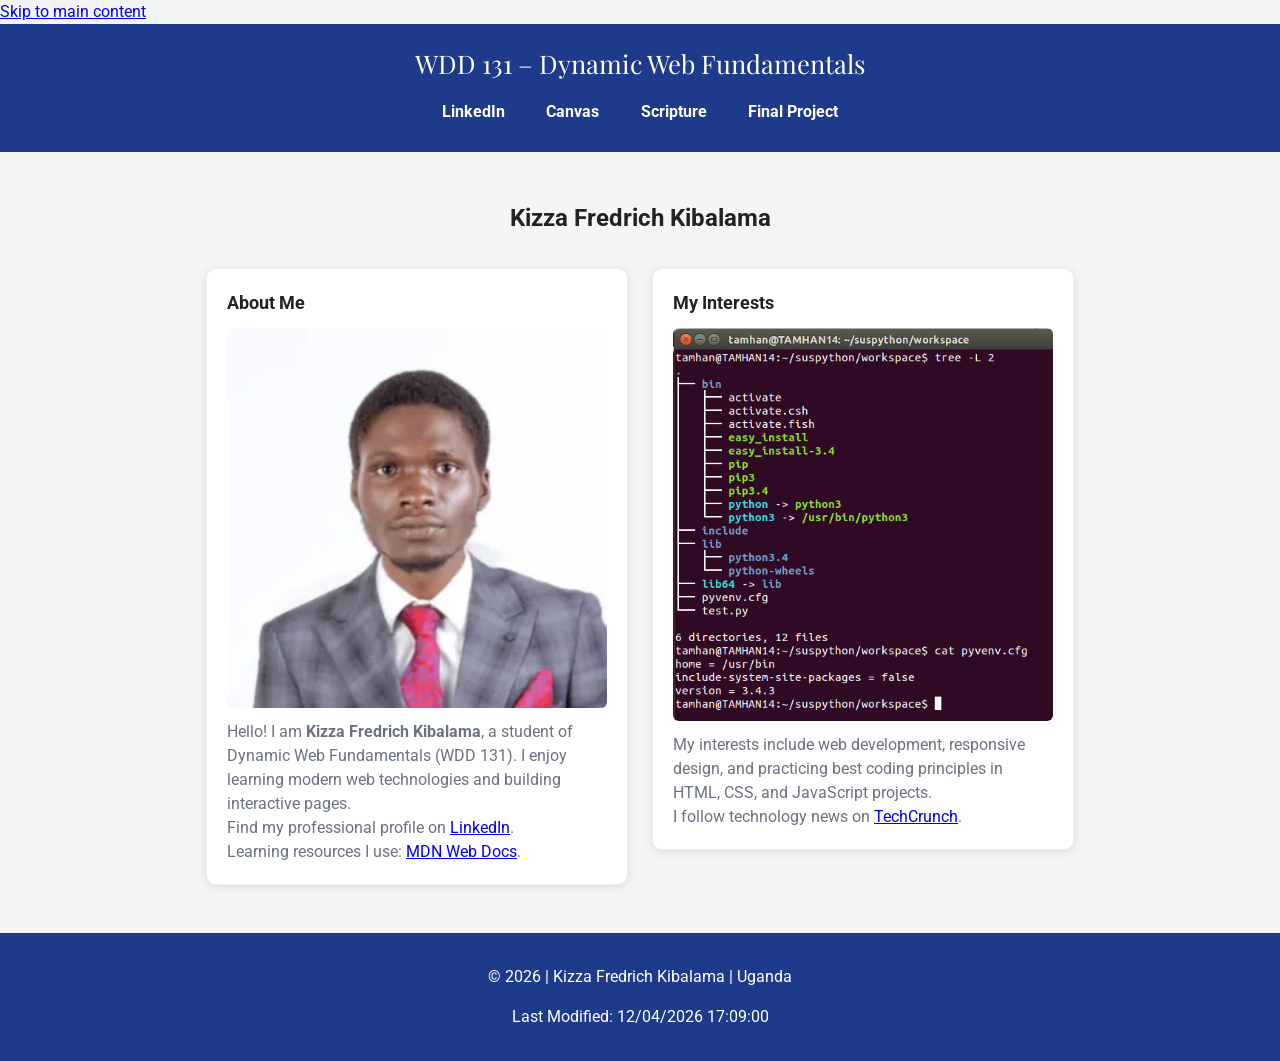
<file: index.html>
<!DOCTYPE html>
<html lang="en-US">
<head>
    <meta charset="UTF-8">
    <meta name="viewport" content="width=device-width, initial-scale=1.0">
    <title>WDD 131 – Dynamic Web Fundamentals – Kizza Fredrich Kibalama</title>
    <meta name="description" content="WDD 131 – Dynamic Web Fundamentals | Kizza Fredrich Kibalama | HTML, CSS, JavaScript learning page">
    <meta name="author" content="Kizza Fredrich Kibalama">
    <meta name="keywords" content="WDD 131, Dynamic Web Fundamentals, HTML, CSS, JavaScript, Kizza Fredrich Kibalama">

    <!-- Google Fonts -->
    <link rel="preconnect" href="https://fonts.googleapis.com">
    <link rel="preconnect" href="https://fonts.gstatic.com" crossorigin>
    <link href="https://fonts.googleapis.com/css2?family=Playfair+Display:wght@600&family=Roboto:wght@400;700&display=swap" rel="stylesheet">

    <!-- CSS -->
    <link rel="stylesheet" href="styles/base.css">

    <!-- JS -->
    <script src="scripts/getdates.js" defer></script>
</head>
<body>

    <!-- Skip link for accessibility -->
    <a class="skip-link" href="#maincontent">Skip to main content</a>

    <!-- Header -->
    <header>
        <span id="course-title">WDD 131 – Dynamic Web Fundamentals</span>
        <nav aria-label="Main navigation">
            <a href="https://www.linkedin.com/" target="_blank" rel="noopener noreferrer">LinkedIn</a>
            <a href="https://byupw.instructure.com/" target="_blank" rel="noopener noreferrer">Canvas</a>
            <a href="https://www.churchofjesuschrist.org/study/scriptures" target="_blank" rel="noopener noreferrer">Scripture</a>
            <a href="#" id="final-project-link">Final Project</a>
        </nav>
    </header>

    <!-- Main Content -->
    <main id="maincontent">
        <h1>Kizza Fredrich Kibalama</h1>

        <section class="card">
            <h2>About Me</h2>
            <img src="images/profile.jpg" alt="Portrait of Kizza Fredrich Kibalama" width="800" height="533">
            <p>
                Hello! I am <strong>Kizza Fredrich Kibalama</strong>, a student of Dynamic Web Fundamentals (WDD 131).
                I enjoy learning modern web technologies and building interactive pages.
            </p>

            <!-- Additional required -->
            <p>
                Find my professional profile on
                <a href="https://www.linkedin.com/" target="_blank" rel="noopener noreferrer">LinkedIn</a>.
            </p>
            <p>
                Learning resources I use:
                <a href="https://developer.mozilla.org/" target="_blank" rel="noopener noreferrer">MDN Web Docs</a>.
            </p>
        </section>

        <section class="card">
            <h2>My Interests</h2>
            <img src="images/technology.jpg" alt="Technology illustration" width="800" height="533">
            <p>
                My interests include web development, responsive design, and practicing best coding principles in HTML, CSS,
                and JavaScript projects.
            </p>

            <p>
                I follow technology news on
                <a href="https://techcrunch.com/" target="_blank" rel="noopener noreferrer">TechCrunch</a>.
            </p>
        </section>
    </main>

    <!-- Footer -->
    <footer>
        <p>© <span id="currentyear"></span> | Kizza Fredrich Kibalama | Uganda</p>
        <p id="lastModified"></p>
    </footer>

</body>
</html>
</file>
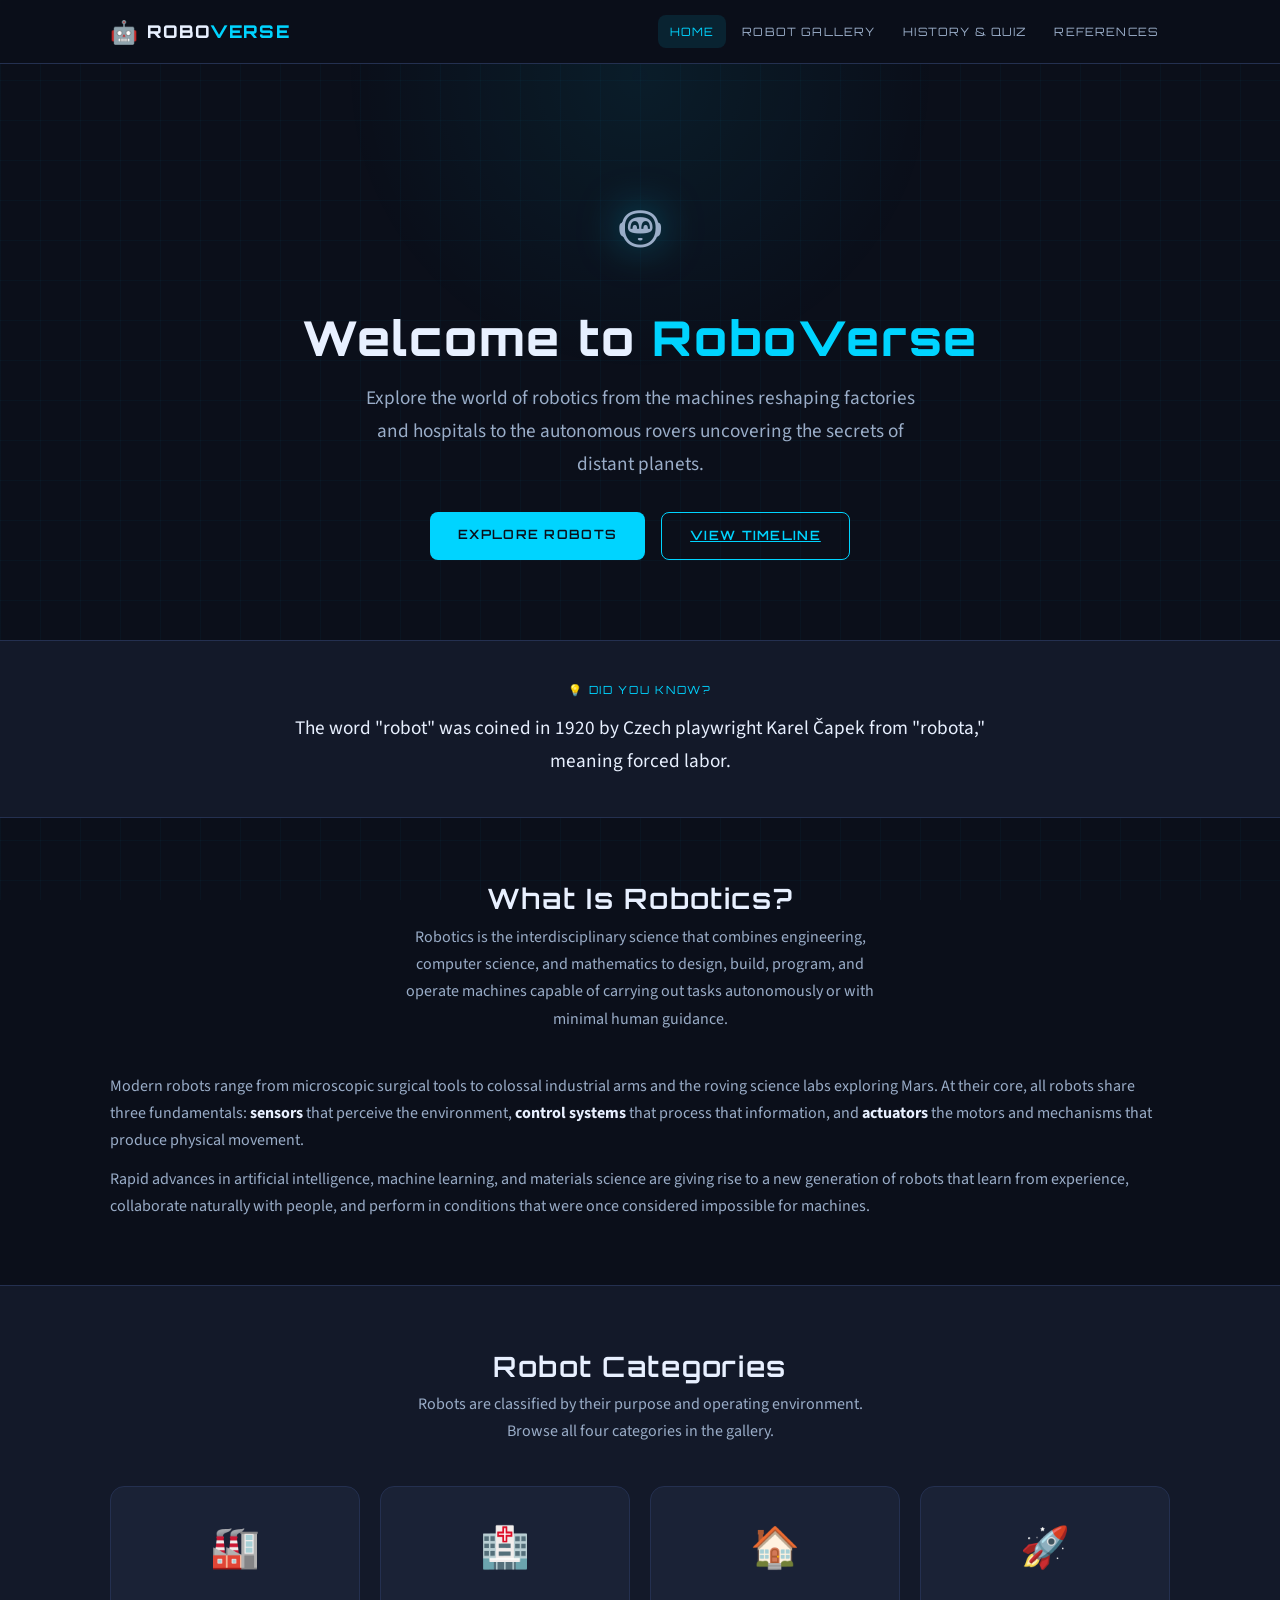
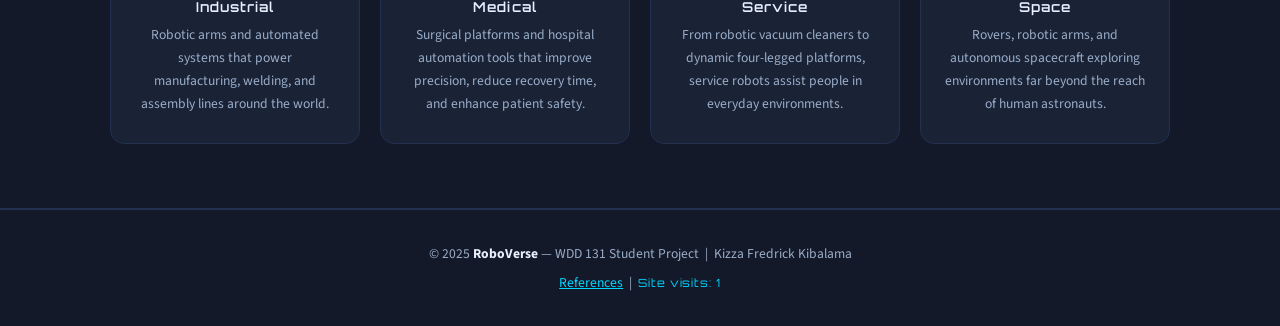
<file: project/index.html>
<!DOCTYPE html>
<html lang="en">
<head>
  <meta charset="UTF-8">
  <meta name="viewport" content="width=device-width, initial-scale=1.0">
  <meta name="description" content="RoboVerse: an educational hub exploring robotics technology, types of robots, history, and real-world applications in healthcare, manufacturing, and space.">
  <meta name="author" content="Kizza Fredrick Kibalama">
  <title>Home | RoboVerse</title>
  <link rel="preconnect" href="https://fonts.googleapis.com">
  <link rel="preconnect" href="https://fonts.gstatic.com" crossorigin>
  <link href="https://fonts.googleapis.com/css2?family=Orbitron:wght@400;600;800&family=Source+Sans+3:ital,wght@0,300;0,400;0,600;1,400&display=swap" rel="stylesheet">
  <link rel="stylesheet" href="styles/main.css">
</head>
<body>

  <header>
    <nav class="site-nav" aria-label="Main navigation">
      <div class="container">
        <a href="index.html" class="nav-brand" aria-label="RoboVerse: go to home page">
          <span class="nav-logo" aria-hidden="true">🤖</span>
          <span>Robo<em>Verse</em></span>
        </a>
        <button class="nav-toggle" aria-label="Toggle navigation menu" aria-expanded="false">
          <span class="hamburger"></span>
        </button>
        <ul class="nav-links" role="list">
          <li><a href="index.html">Home</a></li>
          <li><a href="robots.html">Robot Gallery</a></li>
          <li><a href="history.html">History &amp; Quiz</a></li>
          <li><a href="references.html">References</a></li>
        </ul>
      </div>
    </nav>
  </header>

  <main>

    <!-- ── Hero ──────────────────────────────── -->
    <section class="hero" aria-labelledby="hero-heading">
      <div class="container">
        <span class="hero-icon" aria-hidden="true">🤖</span>
        <h1 id="hero-heading">Welcome to <em>RoboVerse</em></h1>
        <p class="hero-subtitle">
          Explore the world of robotics  from the machines reshaping factories and hospitals
          to the autonomous rovers uncovering the secrets of distant planets.
        </p>
        <div class="hero-cta">
          <a href="robots.html" class="btn-primary">Explore Robots</a>
          <a href="history.html" class="btn-secondary">View Timeline</a>
        </div>
      </div>
    </section>

    <!-- ── Rotating Facts ─────────────────────── -->
    <section class="fact-section section-alt" aria-label="Did you know; rotating robotics facts">
      <div class="container">
        <p class="fact-label">&#128161; Did You Know?</p>
        <p class="fact-display" aria-live="polite"></p>
      </div>
    </section>

    <!-- ── What Is Robotics ───────────────────── -->
    <section class="section-pad" aria-labelledby="what-heading">
      <div class="container">
        <div class="section-header reveal">
          <h2 id="what-heading">What Is Robotics?</h2>
          <p>
            Robotics is the interdisciplinary science that combines engineering, computer science,
            and mathematics to design, build, program, and operate machines capable of carrying out
            tasks autonomously or with minimal human guidance.
          </p>
        </div>
        <p class="reveal">
          Modern robots range from microscopic surgical tools to colossal industrial arms and the
          roving science labs exploring Mars. At their core, all robots share three fundamentals:
          <strong>sensors</strong> that perceive the environment, <strong>control systems</strong>
          that process that information, and <strong>actuators</strong>  the motors and mechanisms
          that produce physical movement.
        </p>
        <p class="reveal">
          Rapid advances in artificial intelligence, machine learning, and materials science are
          giving rise to a new generation of robots that learn from experience, collaborate naturally
          with people, and perform in conditions that were once considered impossible for machines.
        </p>
      </div>
    </section>

    <!-- ── Robot Categories ───────────────────── -->
    <section class="section-pad section-alt" aria-labelledby="categories-heading">
      <div class="container">
        <div class="section-header reveal">
          <h2 id="categories-heading">Robot Categories</h2>
          <p>Robots are classified by their purpose and operating environment. Browse all four categories in the gallery.</p>
        </div>
        <div class="feature-grid">
          <a href="robots.html" class="feature-card reveal" aria-label="Browse industrial robots">
            <span class="feature-icon" aria-hidden="true">&#127981;</span>
            <h3>Industrial</h3>
            <p>Robotic arms and automated systems that power manufacturing, welding, and assembly lines around the world.</p>
          </a>
          <a href="robots.html" class="feature-card reveal" aria-label="Browse medical robots">
            <span class="feature-icon" aria-hidden="true">&#127973;</span>
            <h3>Medical</h3>
            <p>Surgical platforms and hospital automation tools that improve precision, reduce recovery time, and enhance patient safety.</p>
          </a>
          <a href="robots.html" class="feature-card reveal" aria-label="Browse service robots">
            <span class="feature-icon" aria-hidden="true">&#127968;</span>
            <h3>Service</h3>
            <p>From robotic vacuum cleaners to dynamic four-legged platforms, service robots assist people in everyday environments.</p>
          </a>
          <a href="robots.html" class="feature-card reveal" aria-label="Browse space robots">
            <span class="feature-icon" aria-hidden="true">&#128640;</span>
            <h3>Space</h3>
            <p>Rovers, robotic arms, and autonomous spacecraft exploring environments far beyond the reach of human astronauts.</p>
          </a>
        </div>
      </div>
    </section>

  </main>

  <footer class="site-footer">
    <div class="container">
      <p>&copy; 2025 <strong>RoboVerse</strong> &mdash; WDD 131 Student Project &nbsp;|&nbsp; Kizza Fredrick Kibalama</p>
      <p>
        <a href="references.html">References</a>
        &nbsp;|&nbsp;
        <span class="visit-count" aria-live="polite"></span>
      </p>
    </div>
  </footer>

  <script src="scripts/main.js"></script>

</body>
</html>
</file>
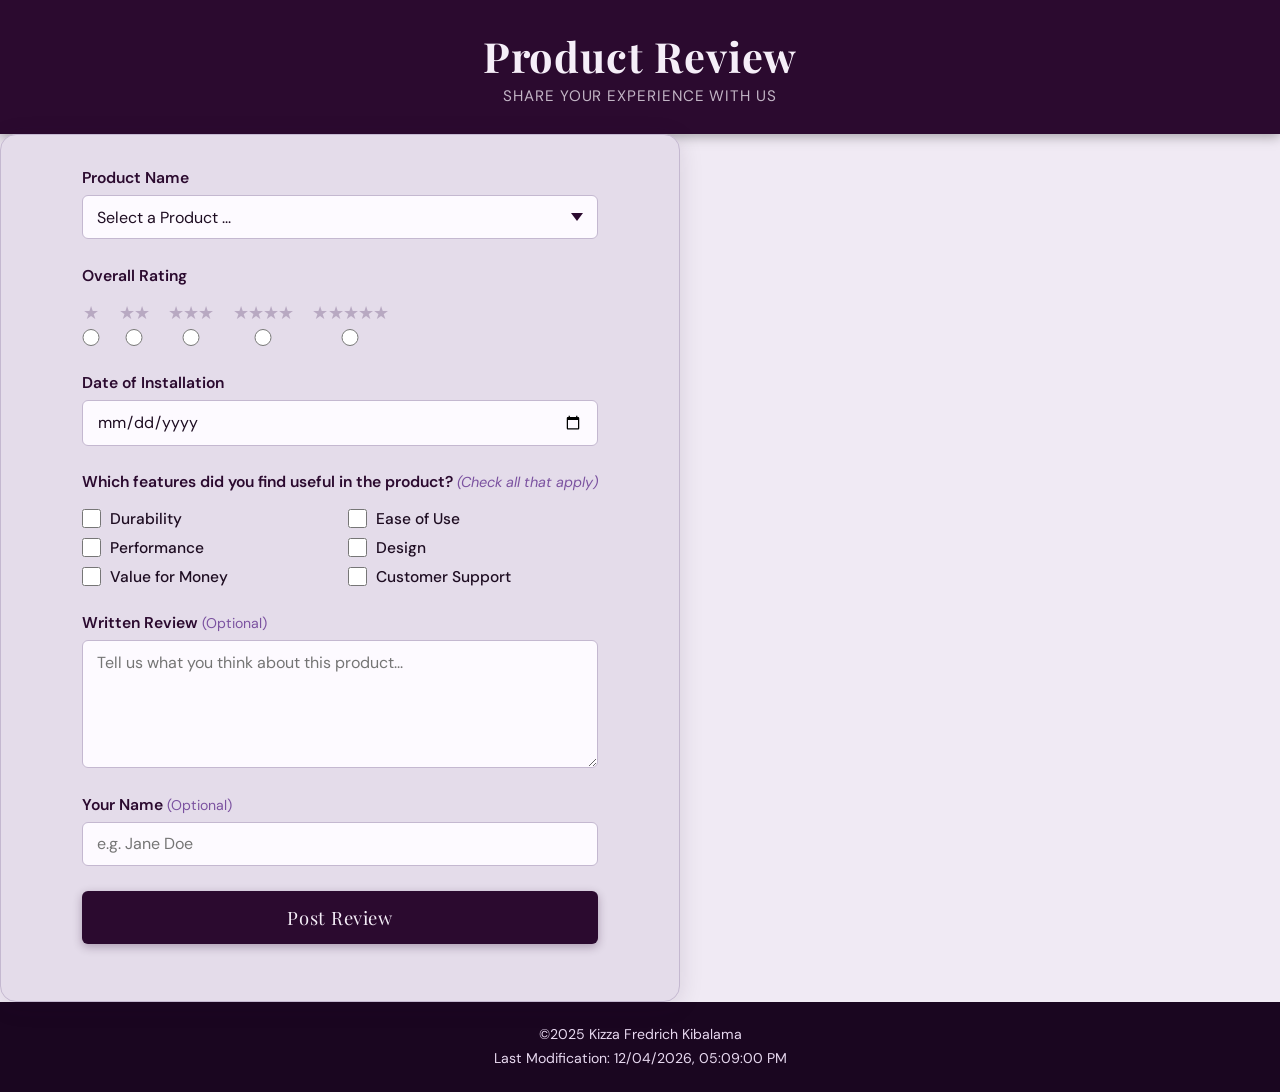
<file: form.html>
<!DOCTYPE html>
<html lang="en">
<head>
  <meta charset="UTF-8">
  <meta name="viewport" content="width=device-width, initial-scale=1.0">
  <meta name="description" content="Submit a product review for our lineup of home and tech products.">
  <meta name="author" content="Kizza Fredrich Kibalama">
  <title>Product Review | W05 Assignment</title>
  <link rel="preconnect" href="https://fonts.googleapis.com">
  <link rel="preconnect" href="https://fonts.gstatic.com" crossorigin>
  <link href="https://fonts.googleapis.com/css2?family=Playfair+Display:wght@700&family=DM+Sans:wght@400;500;600&display=swap" rel="stylesheet">
  <link rel="stylesheet" href="styles/styles.css">
  <script src="scripts/products.js" defer></script>
  <script src="scripts/main.js" defer></script>
</head>
<body>

  <!-- HEADER -->
  <header class="site-header">
    <h1>Product Review</h1>
    <p class="header-sub">Share your experience with us</p>
  </header>

  <!-- MAIN -->
  <main class="form-wrapper">
    <form id="reviewForm" method="get" action="review.html">

      <!-- Product Name -->
      <div class="field-group">
        <label for="productName">Product Name</label>
        <select id="productName" name="productName" required>
          <option value="" disabled selected>Select a Product ...</option>
        </select>
      </div>

      <!-- Overall Rating -->
      <fieldset class="rating-fieldset">
        <legend>Overall Rating</legend>
        <div class="star-row">
          <div class="star-option">
            <label for="star1">&#9733;</label>
            <input type="radio" id="star1" name="rating" value="1" required>
          </div>
          <div class="star-option">
            <label for="star2">&#9733;&#9733;</label>
            <input type="radio" id="star2" name="rating" value="2" required>
          </div>
          <div class="star-option">
            <label for="star3">&#9733;&#9733;&#9733;</label>
            <input type="radio" id="star3" name="rating" value="3" required>
          </div>
          <div class="star-option">
            <label for="star4">&#9733;&#9733;&#9733;&#9733;</label>
            <input type="radio" id="star4" name="rating" value="4" required>
          </div>
          <div class="star-option">
            <label for="star5">&#9733;&#9733;&#9733;&#9733;&#9733;</label>
            <input type="radio" id="star5" name="rating" value="5" required>
          </div>
        </div>
      </fieldset>

      <!-- Date of Installation -->
      <div class="field-group">
        <label for="installDate">Date of Installation</label>
        <input type="date" id="installDate" name="installDate" required>
      </div>

      <!-- Useful Features -->
      <fieldset class="checkbox-fieldset">
        <legend>Which features did you find useful in the product? <em>(Check all that apply)</em></legend>
        <div class="checkbox-grid">
          <div class="checkbox-item">
            <input type="checkbox" id="feat-durability" name="features" value="Durability">
            <label for="feat-durability">Durability</label>
          </div>
          <div class="checkbox-item">
            <input type="checkbox" id="feat-ease" name="features" value="Ease of Use">
            <label for="feat-ease">Ease of Use</label>
          </div>
          <div class="checkbox-item">
            <input type="checkbox" id="feat-performance" name="features" value="Performance">
            <label for="feat-performance">Performance</label>
          </div>
          <div class="checkbox-item">
            <input type="checkbox" id="feat-design" name="features" value="Design">
            <label for="feat-design">Design</label>
          </div>
          <div class="checkbox-item">
            <input type="checkbox" id="feat-value" name="features" value="Value for Money">
            <label for="feat-value">Value for Money</label>
          </div>
          <div class="checkbox-item">
            <input type="checkbox" id="feat-support" name="features" value="Customer Support">
            <label for="feat-support">Customer Support</label>
          </div>
        </div>
      </fieldset>

      <!-- Written Review -->
      <div class="field-group">
        <label for="writtenReview">Written Review <span class="optional">(Optional)</span></label>
        <textarea id="writtenReview" name="writtenReview" rows="5" placeholder="Tell us what you think about this product..."></textarea>
      </div>

      <!-- User Name -->
      <div class="field-group">
        <label for="userName">Your Name <span class="optional">(Optional)</span></label>
        <input type="text" id="userName" name="userName" placeholder="e.g. Jane Doe" autocomplete="name">
      </div>

      <!-- Submit -->
      <div class="field-group">
        <input type="submit" value="Post Review" class="btn-submit">
      </div>

    </form>
  </main>

  <!-- FOOTER -->
  <footer class="site-footer">
    <p>&copy;2025 Kizza Fredrich Kibalama</p>
    <p id="lastModified"></p>
  </footer>

</body>
</html>
</file>
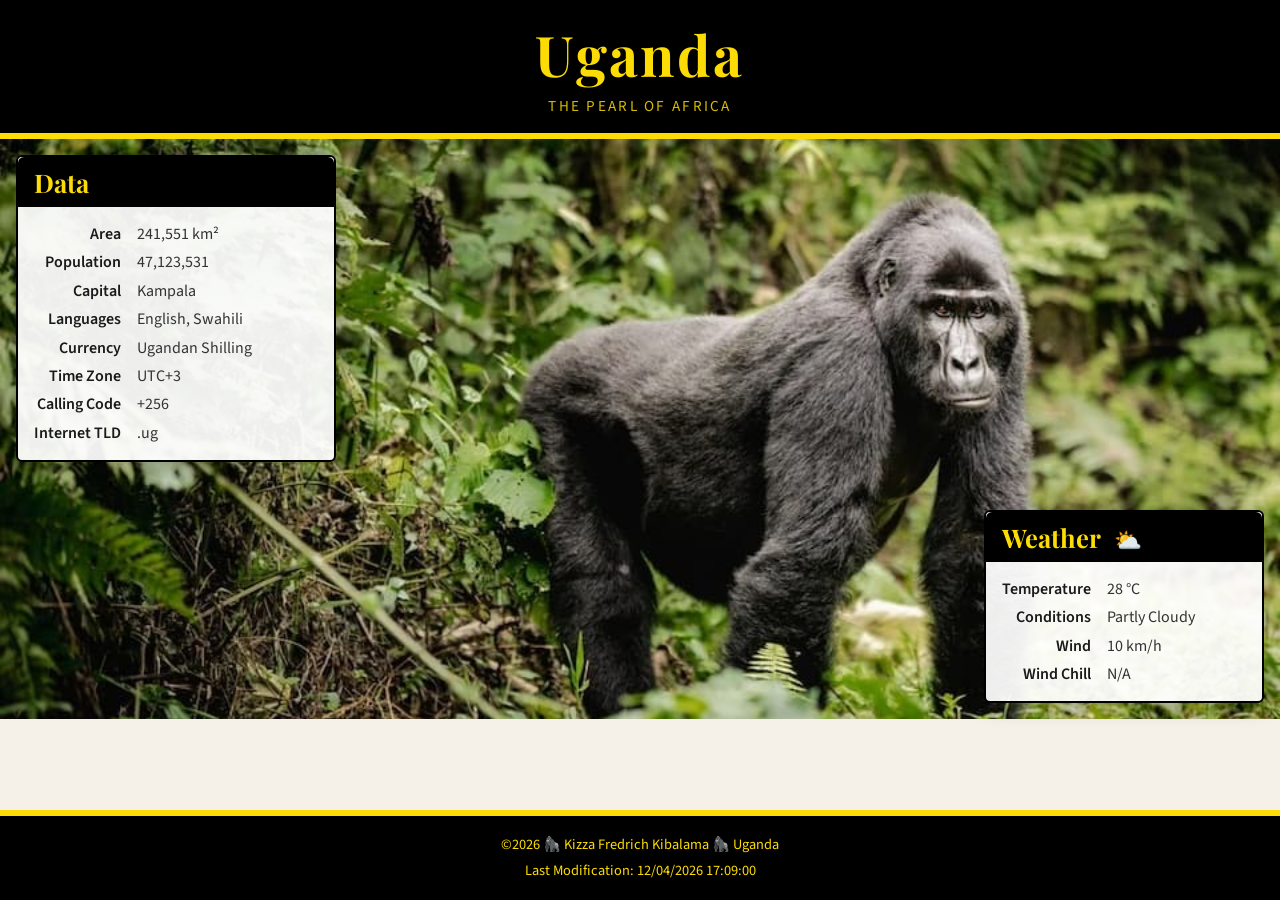
<file: place.html>
<!DOCTYPE html>
<html lang="en">
<head>
  <meta charset="UTF-8">
  <meta name="viewport" content="width=device-width, initial-scale=1.0">
  <meta name="description" content="Uganda - The Pearl of Africa. Explore facts, weather, and data about this beautiful East African country.">
  <meta name="author" content="Kizza Fredrich Kibalama">
  <title>Uganda - The Pearl of Africa</title>
  <link rel="preconnect" href="https://fonts.googleapis.com">
  <link rel="preconnect" href="https://fonts.gstatic.com" crossorigin>
  <link href="https://fonts.googleapis.com/css2?family=Playfair+Display:wght@700&family=Source+Sans+3:wght@400;600&display=swap" rel="stylesheet">
  <link rel="stylesheet" href="styles/place.css">
  <script src="scripts/place.js" defer></script>
</head>
<body>

  <header>
    <h1>Uganda</h1>
    <p class="subtitle">The Pearl of Africa</p>
  </header>

  <main>
    <div class="hero-section">
      <!-- Data card overlays the hero image in wide view -->
      <section class="data-card" aria-label="Country Data">
        <h2>Data</h2>
        <dl>
          <dt>Area</dt><dd>241,551 km²</dd>
          <dt>Population</dt><dd>47,123,531</dd>
          <dt>Capital</dt><dd>Kampala</dd>
          <dt>Languages</dt><dd>English, Swahili</dd>
          <dt>Currency</dt><dd>Ugandan Shilling</dd>
          <dt>Time Zone</dt><dd>UTC+3</dd>
          <dt>Calling Code</dt><dd>+256</dd>
          <dt>Internet TLD</dt><dd>.ug</dd>
        </dl>
      </section>

      <!-- Hero image swaps between small and large -->
      <picture>
        <source srcset="images/uganda-wide.webp" media="(min-width: 600px)">
        <img
          src="images/uganda-small.webp"
          srcset="images/uganda-small.webp"
          alt="Mountain gorillas in Bwindi Impenetrable Forest, Uganda"
          width="960"
          height="540"
          class="hero-img"
        >
      </picture>

      <!-- Weather card overlays the hero image in wide view -->
      <section class="weather-card" aria-label="Current Weather">
        <h2 class="weather-heading">Weather</h2>

        <!-- SVG icon shown in mobile only -->
        <img
          src="images/partly-cloudy.svg"
          alt="Partly Cloudy weather icon"
          class="weather-icon-svg"
          width="80"
          height="80"
        >

        <dl>
          <dt>Temperature</dt><dd>28 °C</dd>
          <dt>Conditions</dt><dd>Partly Cloudy</dd>
          <dt>Wind</dt><dd>10 km/h</dd>
          <dt>Wind Chill</dt><dd id="wind-chill">--</dd>
        </dl>
      </section>
    </div>
  </main>

  <footer>
    <p>
      &copy;<span id="current-year"></span>
      🦍 Kizza Fredrich Kibalama 🦍
      Uganda
    </p>
    <p>Last Modification: <span id="last-modified"></span></p>
  </footer>

</body>
</html>
</file>
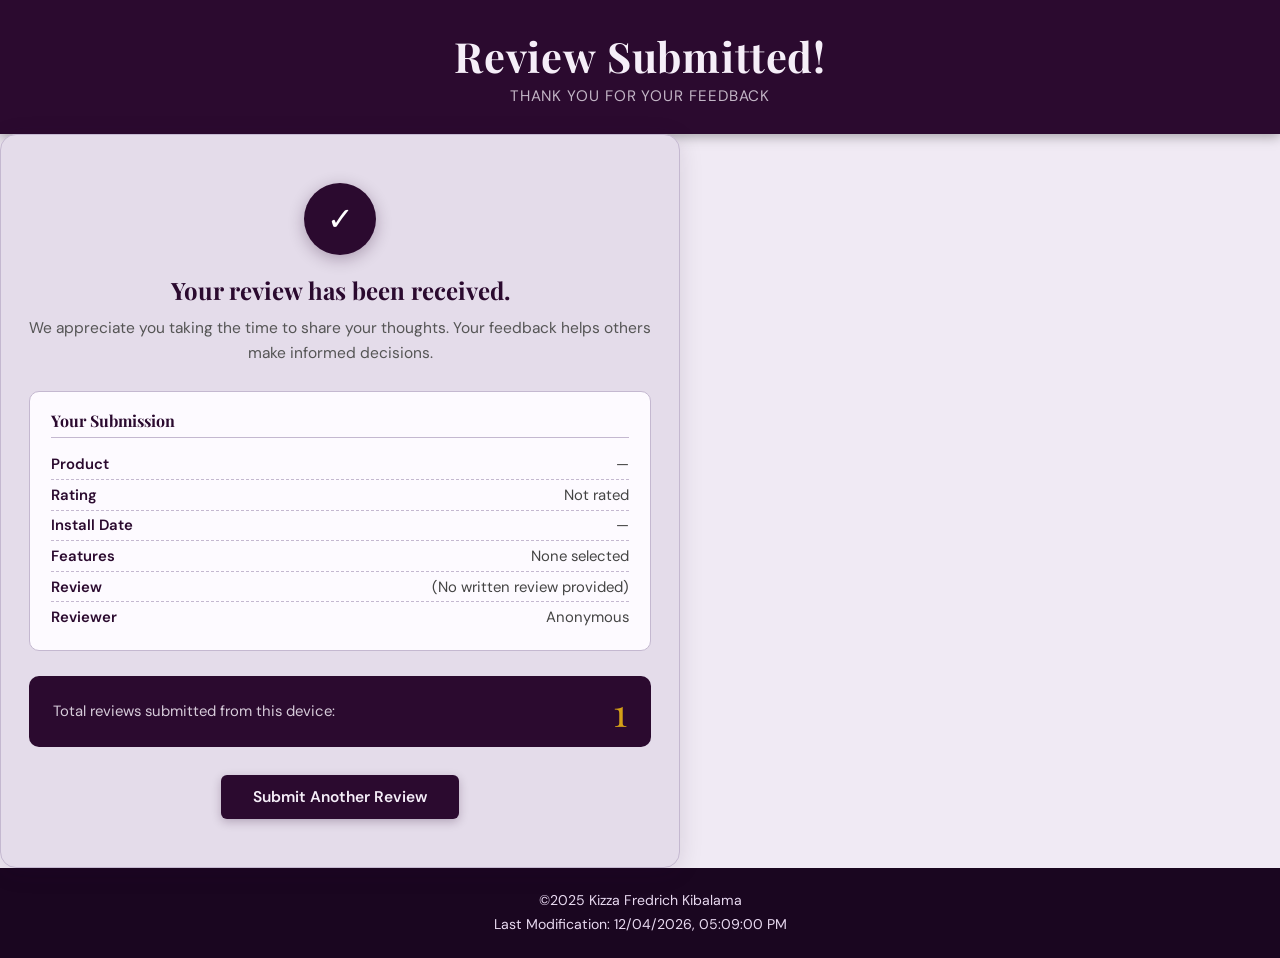
<file: review.html>
<!DOCTYPE html>
<html lang="en">
<head>
  <meta charset="UTF-8">
  <meta name="viewport" content="width=device-width, initial-scale=1.0">
  <meta name="description" content="Thank you for submitting your product review. Here is a summary of your feedback.">
  <meta name="author" content="Kizza Fredrich Kibalama">
  <title>Review Submitted | W05 Assignment</title>
  <link rel="preconnect" href="https://fonts.googleapis.com">
  <link rel="preconnect" href="https://fonts.gstatic.com" crossorigin>
  <link href="https://fonts.googleapis.com/css2?family=Playfair+Display:wght@700&family=DM+Sans:wght@400;500;600&display=swap" rel="stylesheet">
  <link rel="stylesheet" href="styles/styles.css">
  <script src="scripts/review.js" defer></script>
</head>
<body>

  <!-- HEADER -->
  <header class="site-header">
    <h1>Review Submitted!</h1>
    <p class="header-sub">Thank you for your feedback</p>
  </header>

  <!-- MAIN -->
  <main class="form-wrapper confirmation-wrapper">
    <div class="confirm-card">
      <div class="confirm-icon" aria-hidden="true">&#10003;</div>
      <h2>Your review has been received.</h2>
      <p>We appreciate you taking the time to share your thoughts. Your feedback helps others make informed decisions.</p>

      <div class="summary-box" id="reviewSummary">
        <!-- Populated by review.js -->
      </div>

      <div class="counter-box">
        <p>Total reviews submitted from this device:</p>
        <span class="counter-number" id="reviewCount">0</span>
      </div>

      <a href="form.html" class="btn-back">Submit Another Review</a>
    </div>
  </main>

  <!-- FOOTER -->
  <footer class="site-footer">
    <p>&copy;2025 Kizza Fredrich Kibalama</p>
    <p id="lastModified"></p>
  </footer>

</body>
</html>
</file>
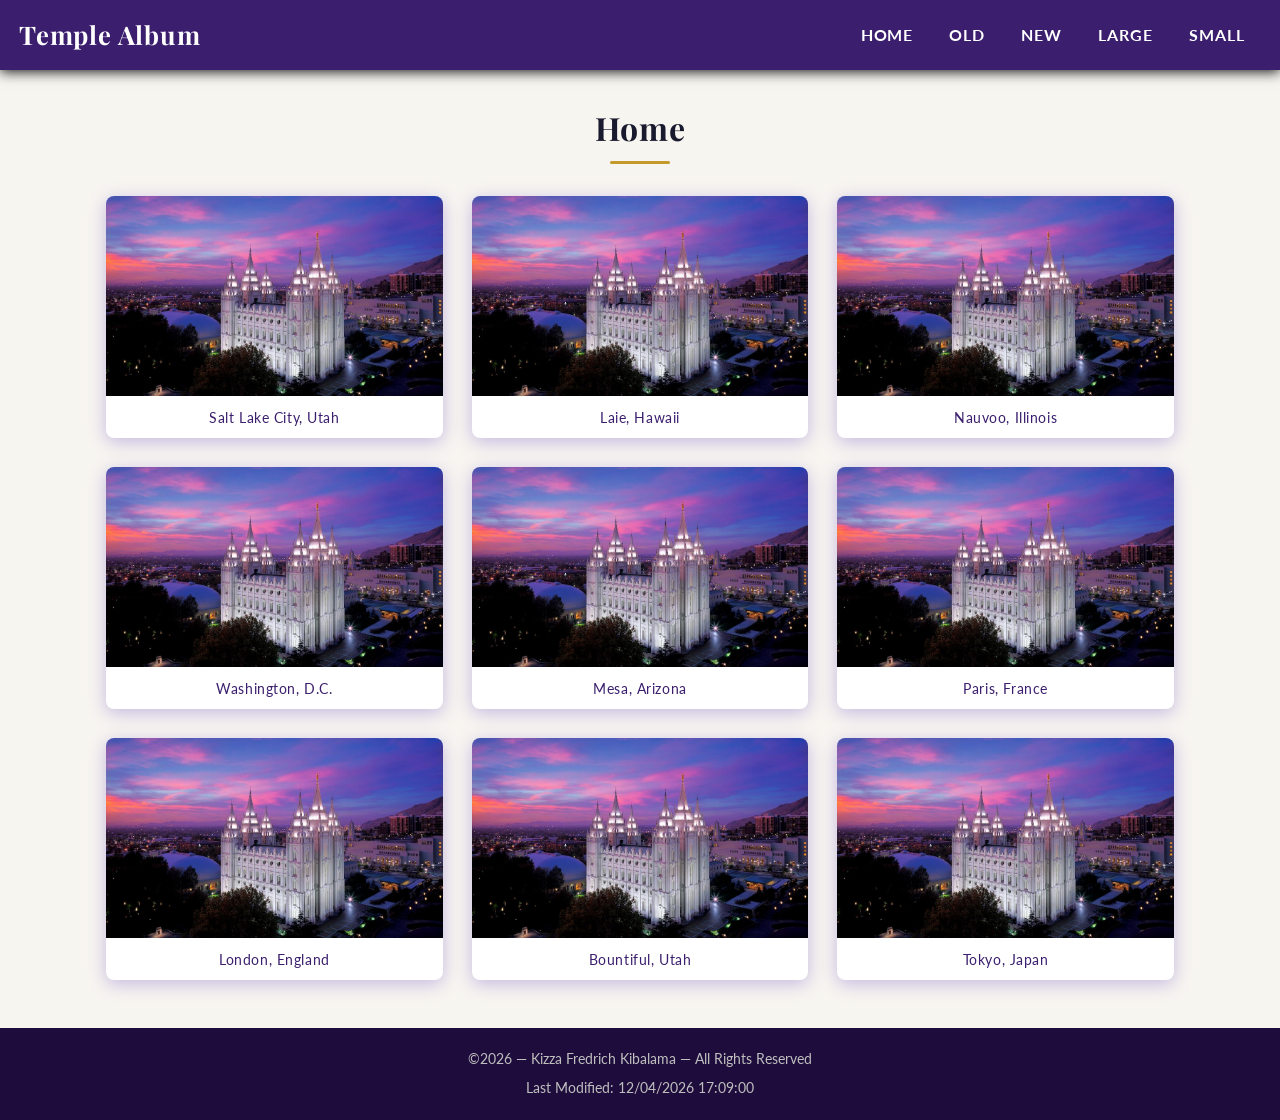
<file: temples.html>
<!DOCTYPE html>
<html lang="en-US">
<head>
  <meta charset="UTF-8">
  <meta name="viewport" content="width=device-width, initial-scale=1.0">
  <meta name="description" content="A responsive temple album showcasing beautiful Latter-day Saint temples from around the world.">
  <meta name="author" content="Kizza Fredrich Kibalama">
  <title>Temple Album – WDD 131</title>
  <link rel="preconnect" href="https://fonts.googleapis.com">
  <link rel="preconnect" href="https://fonts.gstatic.com" crossorigin >
  <link href="https://fonts.googleapis.com/css2?family=Playfair+Display:wght@700&family=Lato:wght@300;400;700&display=swap" rel="stylesheet" />
  <link rel="stylesheet" href="styles/temples.css" >
  <link rel="stylesheet" href="styles/temples-large.css" media="(min-width: 700px)" >
  <script src="scripts/temples.js" defer></script>
</head>
<body>

  <header>
    <h2 class="site-title">Temple Album</h2>
    <button id="hamburger" aria-label="Toggle navigation" aria-expanded="false">&#9776;</button>
    <nav id="main-nav">
      <a href="#">Home</a>
      <a href="#">Old</a>
      <a href="#">New</a>
      <a href="#">Large</a>
      <a href="#">Small</a>
    </nav>
  </header>

  <main>
    <h1>Home</h1>

    <div class="gallery">

      <figure>
        <img src="images/temple.jpg" alt="Salt Lake City Utah Temple" loading="lazy" />
        <figcaption>Salt Lake City, Utah</figcaption>
      </figure>

      <figure>
        <img src="images/temple.jpg" alt="Laie Hawaii Temple" loading="lazy" />
        <figcaption>Laie, Hawaii</figcaption>
      </figure>

      <figure>
        <img src="images/temple.jpg" alt="Nauvoo Illinois Temple" loading="lazy" />
        <figcaption>Nauvoo, Illinois</figcaption>
      </figure>

      <figure>
        <img src="images/temple.jpg" alt="Washington D.C. Temple" loading="lazy" />
        <figcaption>Washington, D.C.</figcaption>
      </figure>

      <figure>
        <img src="images/temple.jpg" alt="Mesa Arizona Temple" loading="lazy" />
        <figcaption>Mesa, Arizona</figcaption>
      </figure>

      <figure>
        <img src="images/temple.jpg" alt="Paris France Temple" loading="lazy" />
        <figcaption>Paris, France</figcaption>
      </figure>

      <figure>
        <img src="images/temple.jpg" alt="London England Temple" loading="lazy" />
        <figcaption>London, England</figcaption>
      </figure>

      <figure>
        <img src="images/temple.jpg" alt="Bountiful Utah Temple" loading="lazy" />
        <figcaption>Bountiful, Utah</figcaption>
      </figure>

      <figure>
        <img src="images/temple.jpg" alt="Tokyo Japan Temple" loading="lazy" />
        <figcaption>Tokyo, Japan</figcaption>
      </figure>

    </div>
  </main>

  <footer>
    <p>&copy;<span id="year"></span> &mdash; Kizza Fredrich Kibalama &mdash; All Rights Reserved</p>
    <p>Last Modified: <span id="lastModified"></span></p>
  </footer>

</body>
</html>
</file>
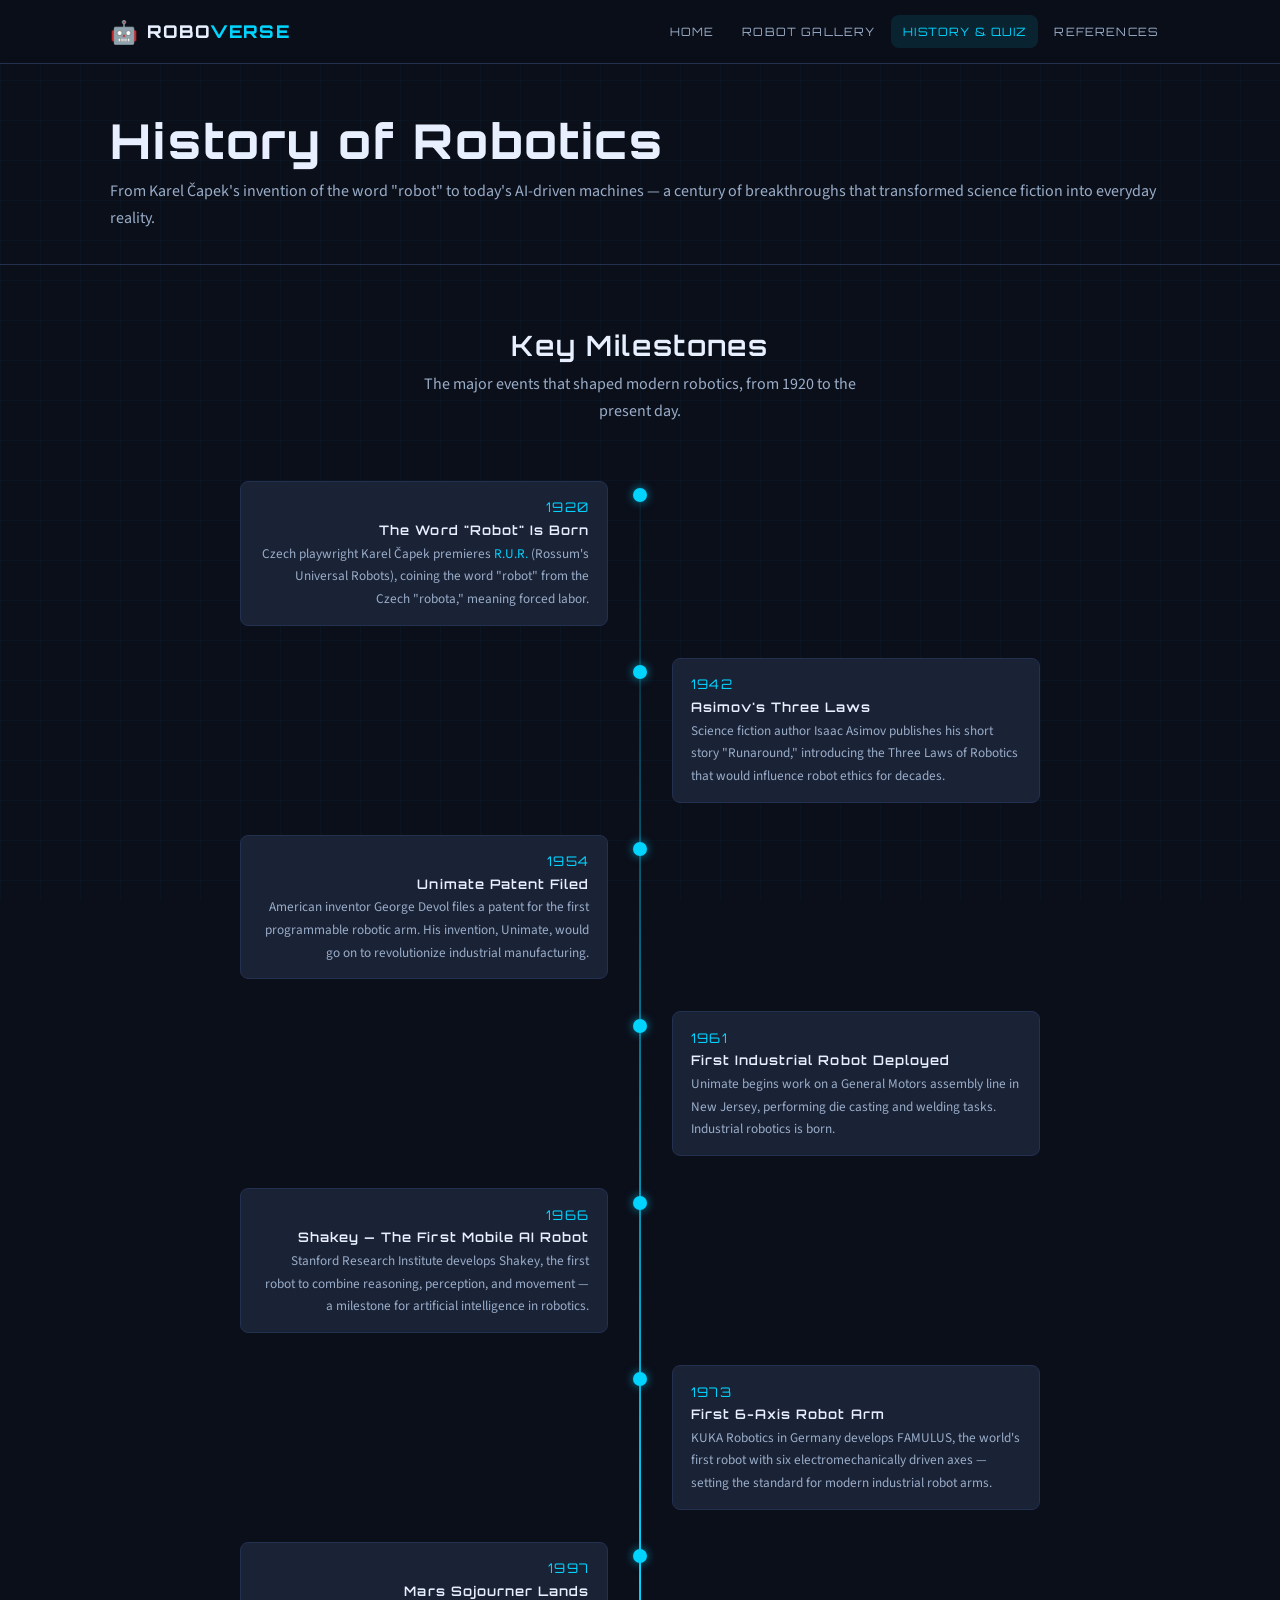
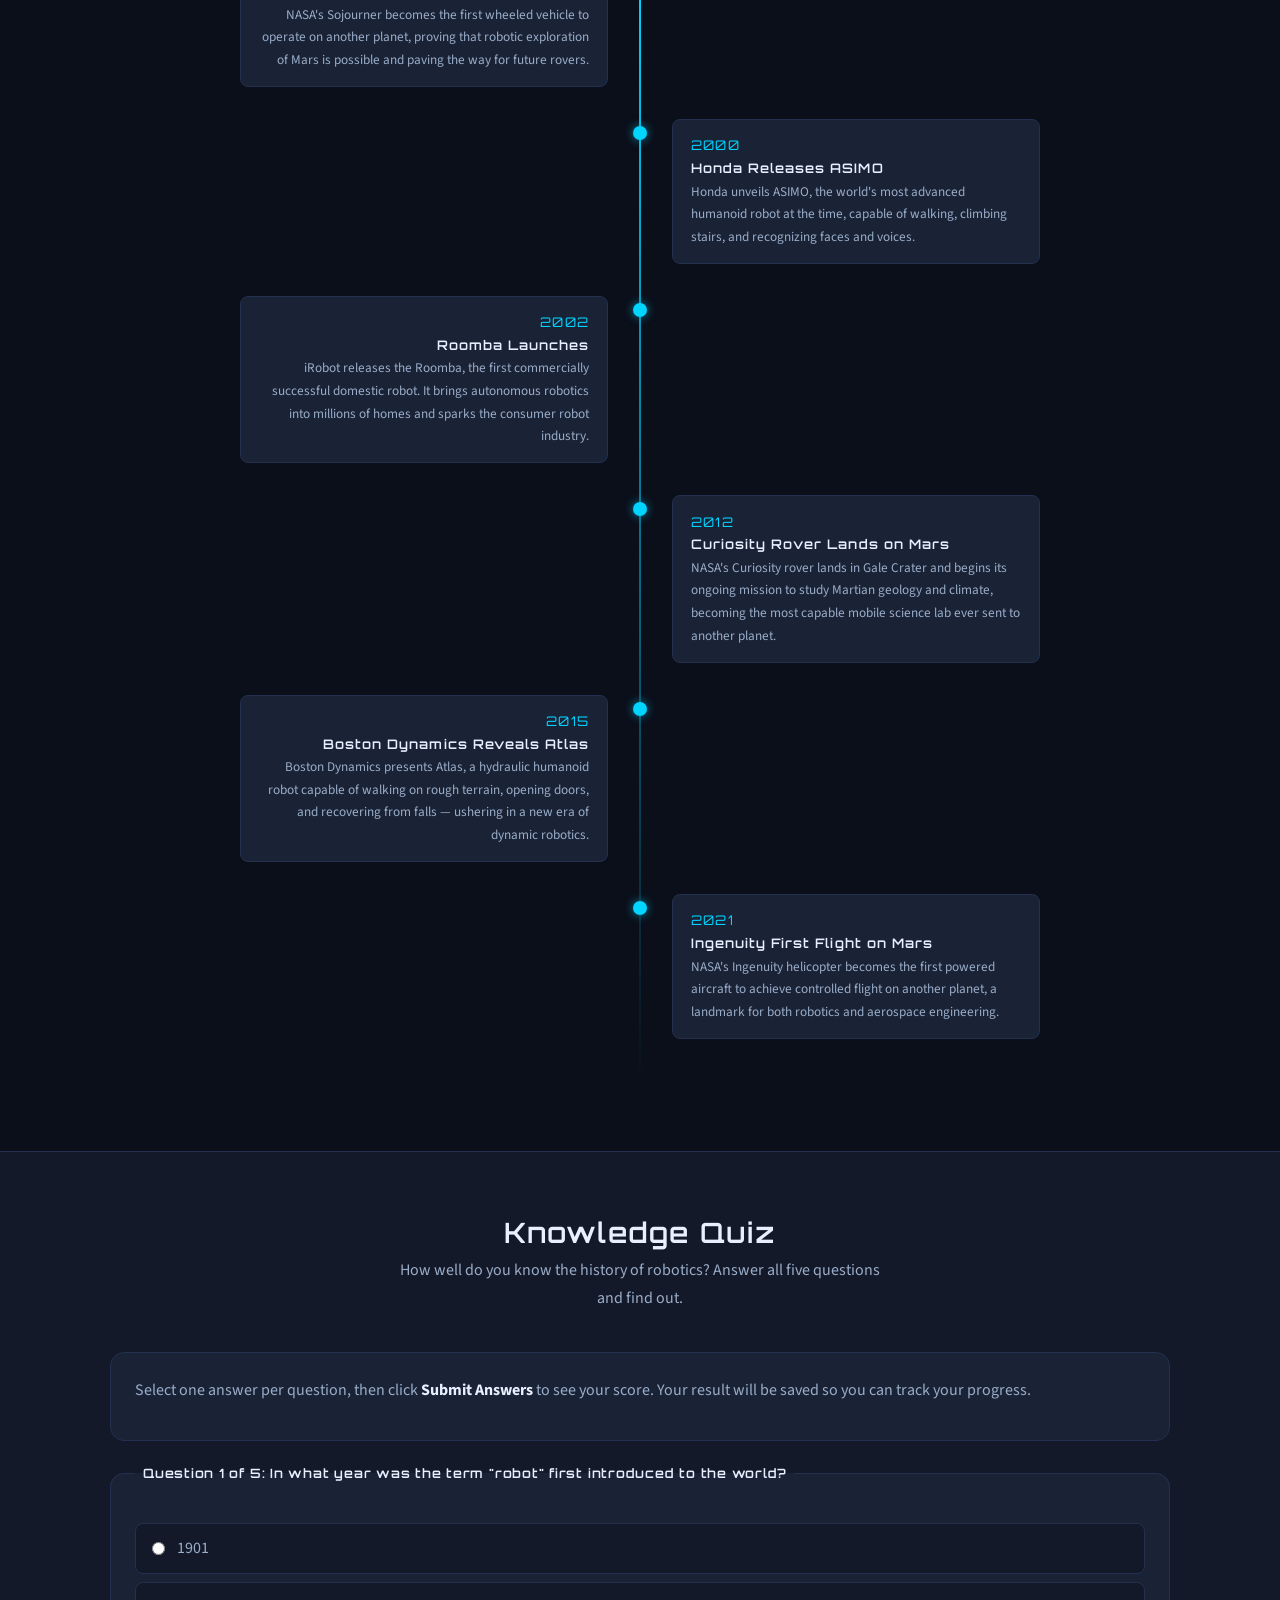
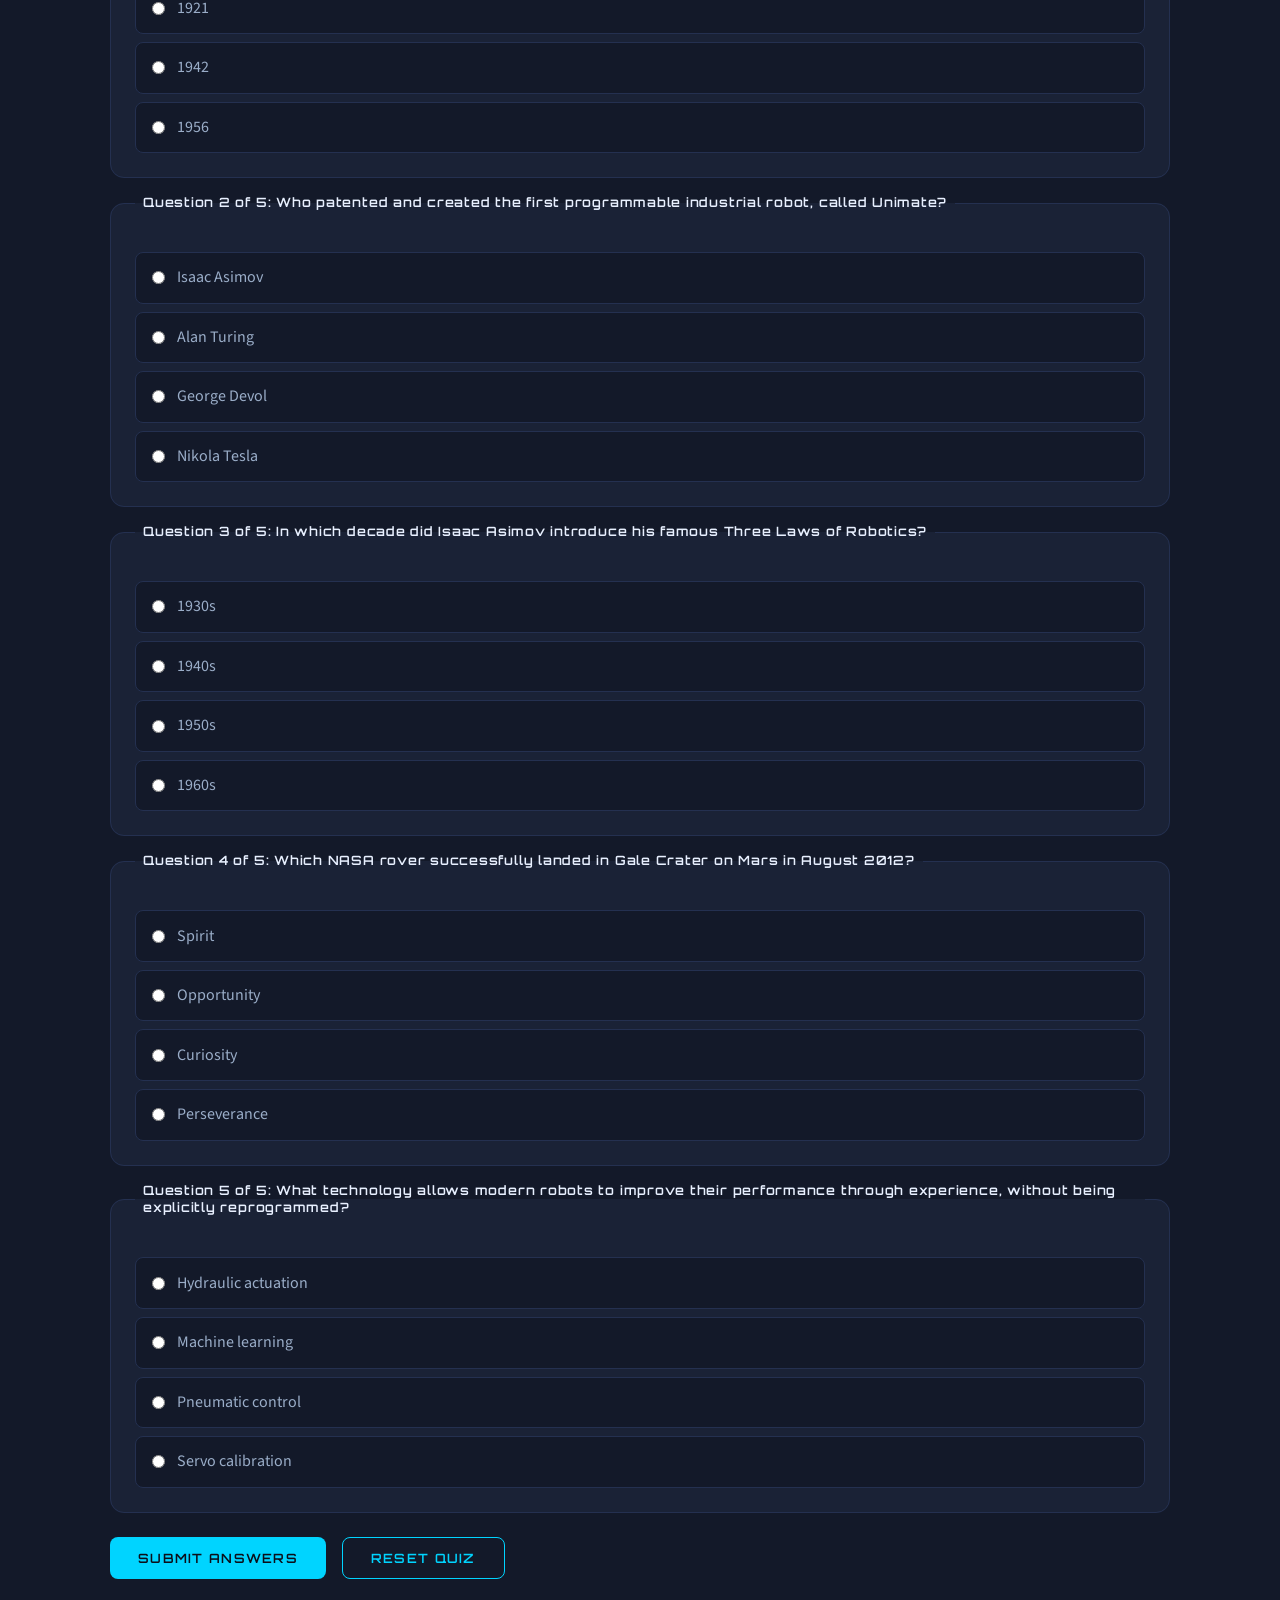
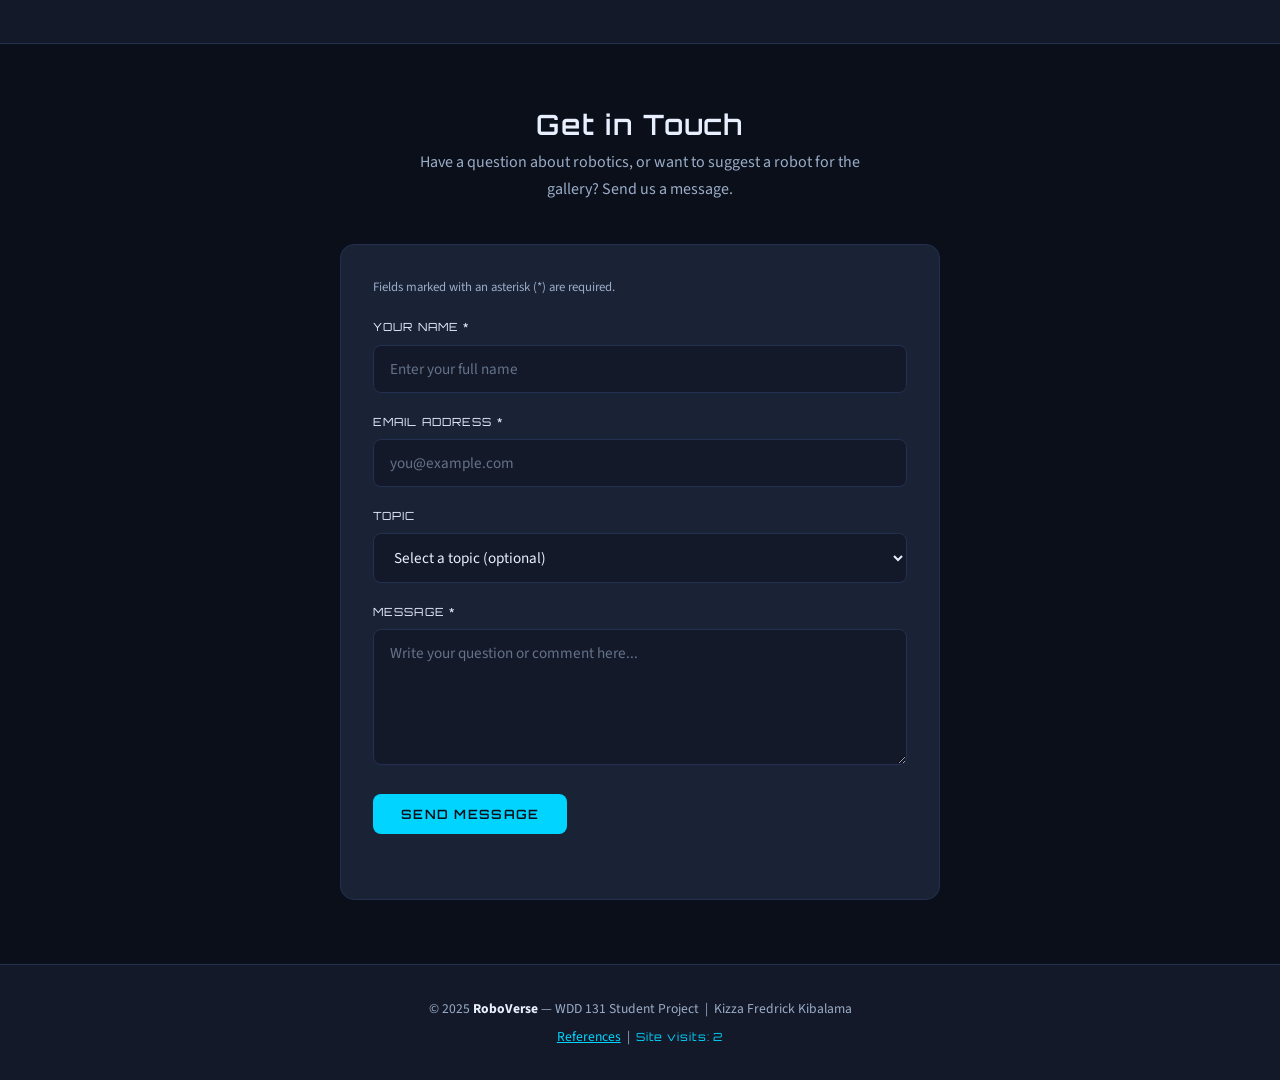
<file: project/history.html>
<!DOCTYPE html>
<html lang="en">
<head>
  <meta charset="UTF-8">
  <meta name="viewport" content="width=device-width, initial-scale=1.0">
  <meta name="description" content="Explore the history of robotics from 1920 to today, test your knowledge with a quiz, and send us a message on RoboVerse.">
  <meta name="author" content="Kizza Fredrick Kibalama">
  <title>History &amp; Quiz | RoboVerse</title>
  <link rel="preconnect" href="https://fonts.googleapis.com">
  <link rel="preconnect" href="https://fonts.gstatic.com" crossorigin>
  <link href="https://fonts.googleapis.com/css2?family=Orbitron:wght@400;600;800&family=Source+Sans+3:ital,wght@0,300;0,400;0,600;1,400&display=swap" rel="stylesheet">
  <link rel="stylesheet" href="styles/main.css">
</head>
<body>

  <header>
    <nav class="site-nav" aria-label="Main navigation">
      <div class="container">
        <a href="index.html" class="nav-brand" aria-label="RoboVerse — go to home page">
          <span class="nav-logo" aria-hidden="true">🤖</span>
          <span>Robo<em>Verse</em></span>
        </a>
        <button class="nav-toggle" aria-label="Toggle navigation menu" aria-expanded="false">
          <span class="hamburger"></span>
        </button>
        <ul class="nav-links" role="list">
          <li><a href="index.html">Home</a></li>
          <li><a href="robots.html">Robot Gallery</a></li>
          <li><a href="history.html">History &amp; Quiz</a></li>
          <li><a href="references.html">References</a></li>
        </ul>
      </div>
    </nav>
  </header>

  <main>

    <!-- ── Page header ────────────────────────── -->
    <section class="page-header">
      <div class="container">
        <h1>History of Robotics</h1>
        <p>
          From Karel &#268;apek's invention of the word "robot" to today's AI-driven machines —
          a century of breakthroughs that transformed science fiction into everyday reality.
        </p>
      </div>
    </section>

    <!-- ── Timeline ───────────────────────────── -->
    <section class="section-pad" aria-labelledby="timeline-heading">
      <div class="container">
        <div class="section-header reveal">
          <h2 id="timeline-heading">Key Milestones</h2>
          <p>The major events that shaped modern robotics, from 1920 to the present day.</p>
        </div>

        <div class="timeline" role="list">

          <div class="tl-item reveal" role="listitem">
            <div class="tl-content">
              <p class="tl-year">1920</p>
              <h3>The Word "Robot" Is Born</h3>
              <p>Czech playwright Karel &#268;apek premieres <em>R.U.R.</em> (Rossum's Universal Robots), coining the word "robot" from the Czech "robota," meaning forced labor.</p>
            </div>
            <div class="tl-dot" aria-hidden="true"></div>
            <div class="tl-spacer" aria-hidden="true"></div>
          </div>

          <div class="tl-item reveal" role="listitem">
            <div class="tl-spacer" aria-hidden="true"></div>
            <div class="tl-dot" aria-hidden="true"></div>
            <div class="tl-content">
              <p class="tl-year">1942</p>
              <h3>Asimov's Three Laws</h3>
              <p>Science fiction author Isaac Asimov publishes his short story "Runaround," introducing the Three Laws of Robotics that would influence robot ethics for decades.</p>
            </div>
          </div>

          <div class="tl-item reveal" role="listitem">
            <div class="tl-content">
              <p class="tl-year">1954</p>
              <h3>Unimate Patent Filed</h3>
              <p>American inventor George Devol files a patent for the first programmable robotic arm. His invention, Unimate, would go on to revolutionize industrial manufacturing.</p>
            </div>
            <div class="tl-dot" aria-hidden="true"></div>
            <div class="tl-spacer" aria-hidden="true"></div>
          </div>

          <div class="tl-item reveal" role="listitem">
            <div class="tl-spacer" aria-hidden="true"></div>
            <div class="tl-dot" aria-hidden="true"></div>
            <div class="tl-content">
              <p class="tl-year">1961</p>
              <h3>First Industrial Robot Deployed</h3>
              <p>Unimate begins work on a General Motors assembly line in New Jersey, performing die casting and welding tasks. Industrial robotics is born.</p>
            </div>
          </div>

          <div class="tl-item reveal" role="listitem">
            <div class="tl-content">
              <p class="tl-year">1966</p>
              <h3>Shakey — The First Mobile AI Robot</h3>
              <p>Stanford Research Institute develops Shakey, the first robot to combine reasoning, perception, and movement — a milestone for artificial intelligence in robotics.</p>
            </div>
            <div class="tl-dot" aria-hidden="true"></div>
            <div class="tl-spacer" aria-hidden="true"></div>
          </div>

          <div class="tl-item reveal" role="listitem">
            <div class="tl-spacer" aria-hidden="true"></div>
            <div class="tl-dot" aria-hidden="true"></div>
            <div class="tl-content">
              <p class="tl-year">1973</p>
              <h3>First 6-Axis Robot Arm</h3>
              <p>KUKA Robotics in Germany develops FAMULUS, the world's first robot with six electromechanically driven axes — setting the standard for modern industrial robot arms.</p>
            </div>
          </div>

          <div class="tl-item reveal" role="listitem">
            <div class="tl-content">
              <p class="tl-year">1997</p>
              <h3>Mars Sojourner Lands</h3>
              <p>NASA's Sojourner becomes the first wheeled vehicle to operate on another planet, proving that robotic exploration of Mars is possible and paving the way for future rovers.</p>
            </div>
            <div class="tl-dot" aria-hidden="true"></div>
            <div class="tl-spacer" aria-hidden="true"></div>
          </div>

          <div class="tl-item reveal" role="listitem">
            <div class="tl-spacer" aria-hidden="true"></div>
            <div class="tl-dot" aria-hidden="true"></div>
            <div class="tl-content">
              <p class="tl-year">2000</p>
              <h3>Honda Releases ASIMO</h3>
              <p>Honda unveils ASIMO, the world's most advanced humanoid robot at the time, capable of walking, climbing stairs, and recognizing faces and voices.</p>
            </div>
          </div>

          <div class="tl-item reveal" role="listitem">
            <div class="tl-content">
              <p class="tl-year">2002</p>
              <h3>Roomba Launches</h3>
              <p>iRobot releases the Roomba, the first commercially successful domestic robot. It brings autonomous robotics into millions of homes and sparks the consumer robot industry.</p>
            </div>
            <div class="tl-dot" aria-hidden="true"></div>
            <div class="tl-spacer" aria-hidden="true"></div>
          </div>

          <div class="tl-item reveal" role="listitem">
            <div class="tl-spacer" aria-hidden="true"></div>
            <div class="tl-dot" aria-hidden="true"></div>
            <div class="tl-content">
              <p class="tl-year">2012</p>
              <h3>Curiosity Rover Lands on Mars</h3>
              <p>NASA's Curiosity rover lands in Gale Crater and begins its ongoing mission to study Martian geology and climate, becoming the most capable mobile science lab ever sent to another planet.</p>
            </div>
          </div>

          <div class="tl-item reveal" role="listitem">
            <div class="tl-content">
              <p class="tl-year">2015</p>
              <h3>Boston Dynamics Reveals Atlas</h3>
              <p>Boston Dynamics presents Atlas, a hydraulic humanoid robot capable of walking on rough terrain, opening doors, and recovering from falls — ushering in a new era of dynamic robotics.</p>
            </div>
            <div class="tl-dot" aria-hidden="true"></div>
            <div class="tl-spacer" aria-hidden="true"></div>
          </div>

          <div class="tl-item reveal" role="listitem">
            <div class="tl-spacer" aria-hidden="true"></div>
            <div class="tl-dot" aria-hidden="true"></div>
            <div class="tl-content">
              <p class="tl-year">2021</p>
              <h3>Ingenuity First Flight on Mars</h3>
              <p>NASA's Ingenuity helicopter becomes the first powered aircraft to achieve controlled flight on another planet, a landmark for both robotics and aerospace engineering.</p>
            </div>
          </div>

        </div>
      </div>
    </section>

    <!-- ── Knowledge Quiz ──────────────────────── -->
    <section class="section-pad section-alt" aria-labelledby="quiz-heading">
      <div class="container">
        <div class="section-header reveal">
          <h2 id="quiz-heading">Knowledge Quiz</h2>
          <p>How well do you know the history of robotics? Answer all five questions and find out.</p>
        </div>

        <div class="quiz-intro reveal">
          <p>Select one answer per question, then click <strong>Submit Answers</strong> to see your score. Your result will be saved so you can track your progress.</p>
          <p id="last-attempt" class="quiz-last-attempt" aria-live="polite"></p>
        </div>

        <!-- Fieldsets injected by history.js -->
        <form id="quiz-form" novalidate aria-label="Robotics knowledge quiz">
          <div class="quiz-actions">
            <button type="submit" class="btn-primary">Submit Answers</button>
            <button type="button" id="reset-quiz" class="btn-secondary">Reset Quiz</button>
          </div>
        </form>

        <div id="quiz-result" class="quiz-result hidden" aria-live="polite"></div>

      </div>
    </section>

    <!-- ── Contact Form ────────────────────────── -->
    <section class="section-pad" aria-labelledby="contact-heading">
      <div class="container">
        <div class="section-header reveal">
          <h2 id="contact-heading">Get in Touch</h2>
          <p>Have a question about robotics, or want to suggest a robot for the gallery? Send us a message.</p>
        </div>

        <div class="form-card reveal">
          <p class="required-note">Fields marked with an asterisk (*) are required.</p>

          <form id="contact-form" novalidate aria-label="Contact form">

            <div class="form-group">
              <label for="contact-name">Your Name *</label>
              <input
                type="text"
                id="contact-name"
                name="name"
                autocomplete="name"
                placeholder="Enter your full name"
                required
              >
            </div>

            <div class="form-group">
              <label for="contact-email">Email Address *</label>
              <input
                type="email"
                id="contact-email"
                name="email"
                autocomplete="email"
                placeholder="you@example.com"
                required
              >
            </div>

            <div class="form-group">
              <label for="contact-topic">Topic</label>
              <select id="contact-topic" name="topic">
                <option value="">Select a topic (optional)</option>
                <option value="general">General Question</option>
                <option value="gallery">Robot Gallery Suggestion</option>
                <option value="history">History or Timeline Feedback</option>
                <option value="other">Other</option>
              </select>
            </div>

            <div class="form-group">
              <label for="contact-message">Message *</label>
              <textarea
                id="contact-message"
                name="message"
                rows="5"
                placeholder="Write your question or comment here..."
                required
              ></textarea>
            </div>

            <button type="submit" class="btn-primary">Send Message</button>
            <p id="contact-feedback" class="form-feedback" aria-live="polite"></p>

          </form>
        </div>

      </div>
    </section>

  </main>

  <footer class="site-footer">
    <div class="container">
      <p>&copy; 2025 <strong>RoboVerse</strong> &mdash; WDD 131 Student Project &nbsp;|&nbsp; Kizza Fredrick Kibalama</p>
      <p>
        <a href="references.html">References</a>
        &nbsp;|&nbsp;
        <span class="visit-count" aria-live="polite"></span>
      </p>
    </div>
  </footer>

  <script src="scripts/main.js"></script>
  <script src="scripts/history.js"></script>

</body>
</html>
</file>
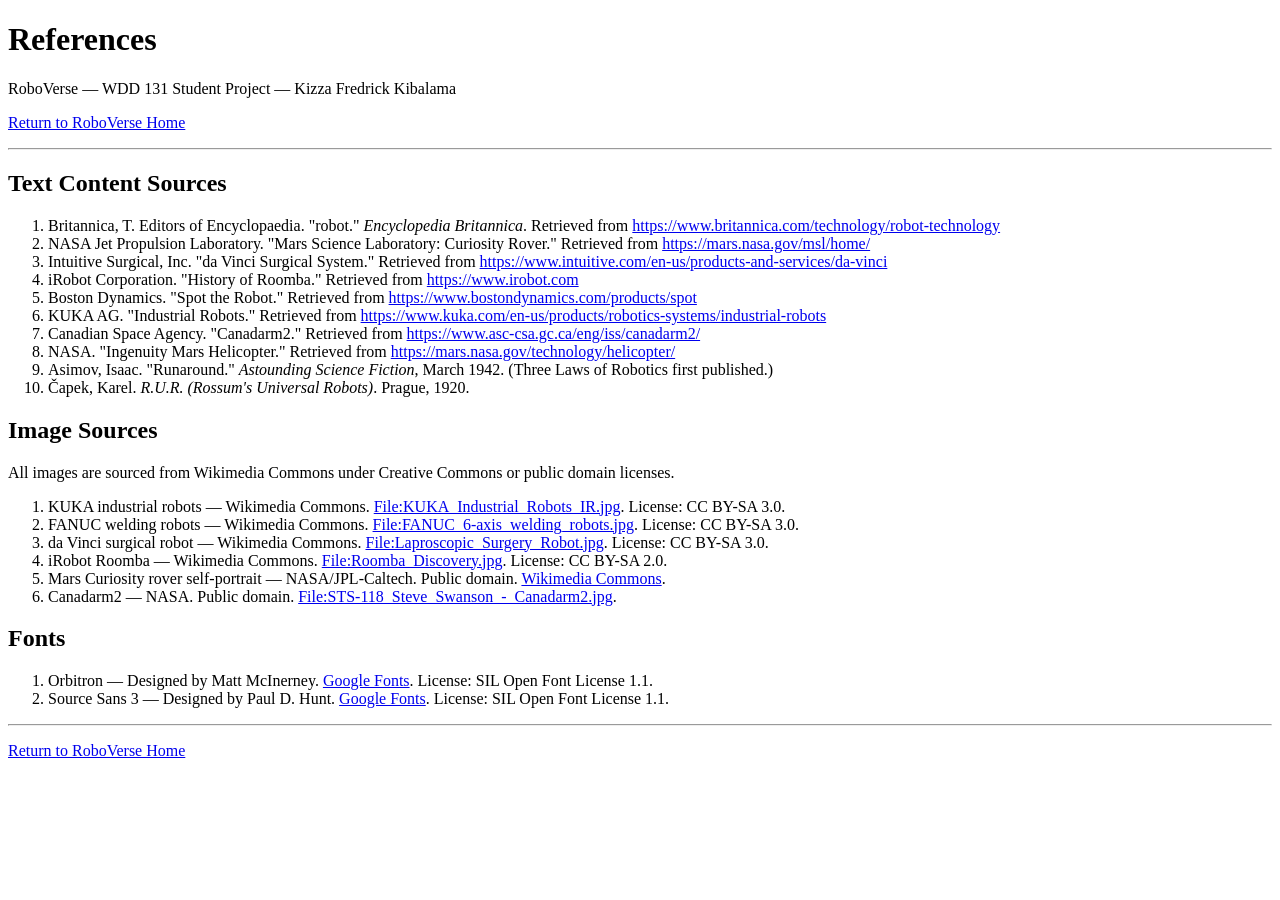
<file: project/references.html>
<!DOCTYPE html>
<html lang="en">
<head>
  <meta charset="UTF-8">
  <meta name="viewport" content="width=device-width, initial-scale=1.0">
  <meta name="description" content="Sources and references used in the RoboVerse website — WDD 131 student project.">
  <meta name="author" content="Kizza Fredrick Kibalama">
  <title>References | RoboVerse</title>
</head>
<body>

  <h1>References</h1>
  <p>RoboVerse &mdash; WDD 131 Student Project &mdash; Kizza Fredrick Kibalama</p>
  <p><a href="index.html">Return to RoboVerse Home</a></p>

  <hr>

  <h2>Text Content Sources</h2>
  <ol>
    <li>
      Britannica, T. Editors of Encyclopaedia. "robot." <em>Encyclopedia Britannica</em>.
      Retrieved from <a href="https://www.britannica.com/technology/robot-technology" target="_blank" rel="noopener">https://www.britannica.com/technology/robot-technology</a>
    </li>
    <li>
      NASA Jet Propulsion Laboratory. "Mars Science Laboratory: Curiosity Rover."
      Retrieved from <a href="https://mars.nasa.gov/msl/home/" target="_blank" rel="noopener">https://mars.nasa.gov/msl/home/</a>
    </li>
    <li>
      Intuitive Surgical, Inc. "da Vinci Surgical System."
      Retrieved from <a href="https://www.intuitive.com/en-us/products-and-services/da-vinci" target="_blank" rel="noopener">https://www.intuitive.com/en-us/products-and-services/da-vinci</a>
    </li>
    <li>
      iRobot Corporation. "History of Roomba."
      Retrieved from <a href="https://www.irobot.com" target="_blank" rel="noopener">https://www.irobot.com</a>
    </li>
    <li>
      Boston Dynamics. "Spot the Robot."
      Retrieved from <a href="https://www.bostondynamics.com/products/spot" target="_blank" rel="noopener">https://www.bostondynamics.com/products/spot</a>
    </li>
    <li>
      KUKA AG. "Industrial Robots."
      Retrieved from <a href="https://www.kuka.com/en-us/products/robotics-systems/industrial-robots" target="_blank" rel="noopener">https://www.kuka.com/en-us/products/robotics-systems/industrial-robots</a>
    </li>
    <li>
      Canadian Space Agency. "Canadarm2."
      Retrieved from <a href="https://www.asc-csa.gc.ca/eng/iss/canadarm2/" target="_blank" rel="noopener">https://www.asc-csa.gc.ca/eng/iss/canadarm2/</a>
    </li>
    <li>
      NASA. "Ingenuity Mars Helicopter."
      Retrieved from <a href="https://mars.nasa.gov/technology/helicopter/" target="_blank" rel="noopener">https://mars.nasa.gov/technology/helicopter/</a>
    </li>
    <li>
      Asimov, Isaac. "Runaround." <em>Astounding Science Fiction</em>, March 1942.
      (Three Laws of Robotics first published.)
    </li>
    <li>
      &#268;apek, Karel. <em>R.U.R. (Rossum's Universal Robots)</em>. Prague, 1920.
    </li>
  </ol>

  <h2>Image Sources</h2>
  <p>All images are sourced from Wikimedia Commons under Creative Commons or public domain licenses.</p>
  <ol>
    <li>
      KUKA industrial robots — Wikimedia Commons.
      <a href="https://commons.wikimedia.org/wiki/File:KUKA_Industrial_Robots_IR.jpg" target="_blank" rel="noopener">File:KUKA_Industrial_Robots_IR.jpg</a>.
      License: CC BY-SA 3.0.
    </li>
    <li>
      FANUC welding robots — Wikimedia Commons.
      <a href="https://commons.wikimedia.org/wiki/File:FANUC_6-axis_welding_robots.jpg" target="_blank" rel="noopener">File:FANUC_6-axis_welding_robots.jpg</a>.
      License: CC BY-SA 3.0.
    </li>
    <li>
      da Vinci surgical robot — Wikimedia Commons.
      <a href="https://commons.wikimedia.org/wiki/File:Laproscopic_Surgery_Robot.jpg" target="_blank" rel="noopener">File:Laproscopic_Surgery_Robot.jpg</a>.
      License: CC BY-SA 3.0.
    </li>
    <li>
      iRobot Roomba — Wikimedia Commons.
      <a href="https://commons.wikimedia.org/wiki/File:Roomba_Discovery.jpg" target="_blank" rel="noopener">File:Roomba_Discovery.jpg</a>.
      License: CC BY-SA 2.0.
    </li>
    <li>
      Mars Curiosity rover self-portrait — NASA/JPL-Caltech. Public domain.
      <a href="https://commons.wikimedia.org/wiki/File:Curiosity_Self-Portrait_at_%27Big_Sky%27_Drilling_Site.jpg" target="_blank" rel="noopener">Wikimedia Commons</a>.
    </li>
    <li>
      Canadarm2 — NASA. Public domain.
      <a href="https://commons.wikimedia.org/wiki/File:STS-118_Steve_Swanson_-_Canadarm2.jpg" target="_blank" rel="noopener">File:STS-118_Steve_Swanson_-_Canadarm2.jpg</a>.
    </li>
  </ol>

  <h2>Fonts</h2>
  <ol>
    <li>
      Orbitron — Designed by Matt McInerney.
      <a href="https://fonts.google.com/specimen/Orbitron" target="_blank" rel="noopener">Google Fonts</a>.
      License: SIL Open Font License 1.1.
    </li>
    <li>
      Source Sans 3 — Designed by Paul D. Hunt.
      <a href="https://fonts.google.com/specimen/Source+Sans+3" target="_blank" rel="noopener">Google Fonts</a>.
      License: SIL Open Font License 1.1.
    </li>
  </ol>

  <hr>
  <p><a href="index.html">Return to RoboVerse Home</a></p>

</body>
</html>
</file>
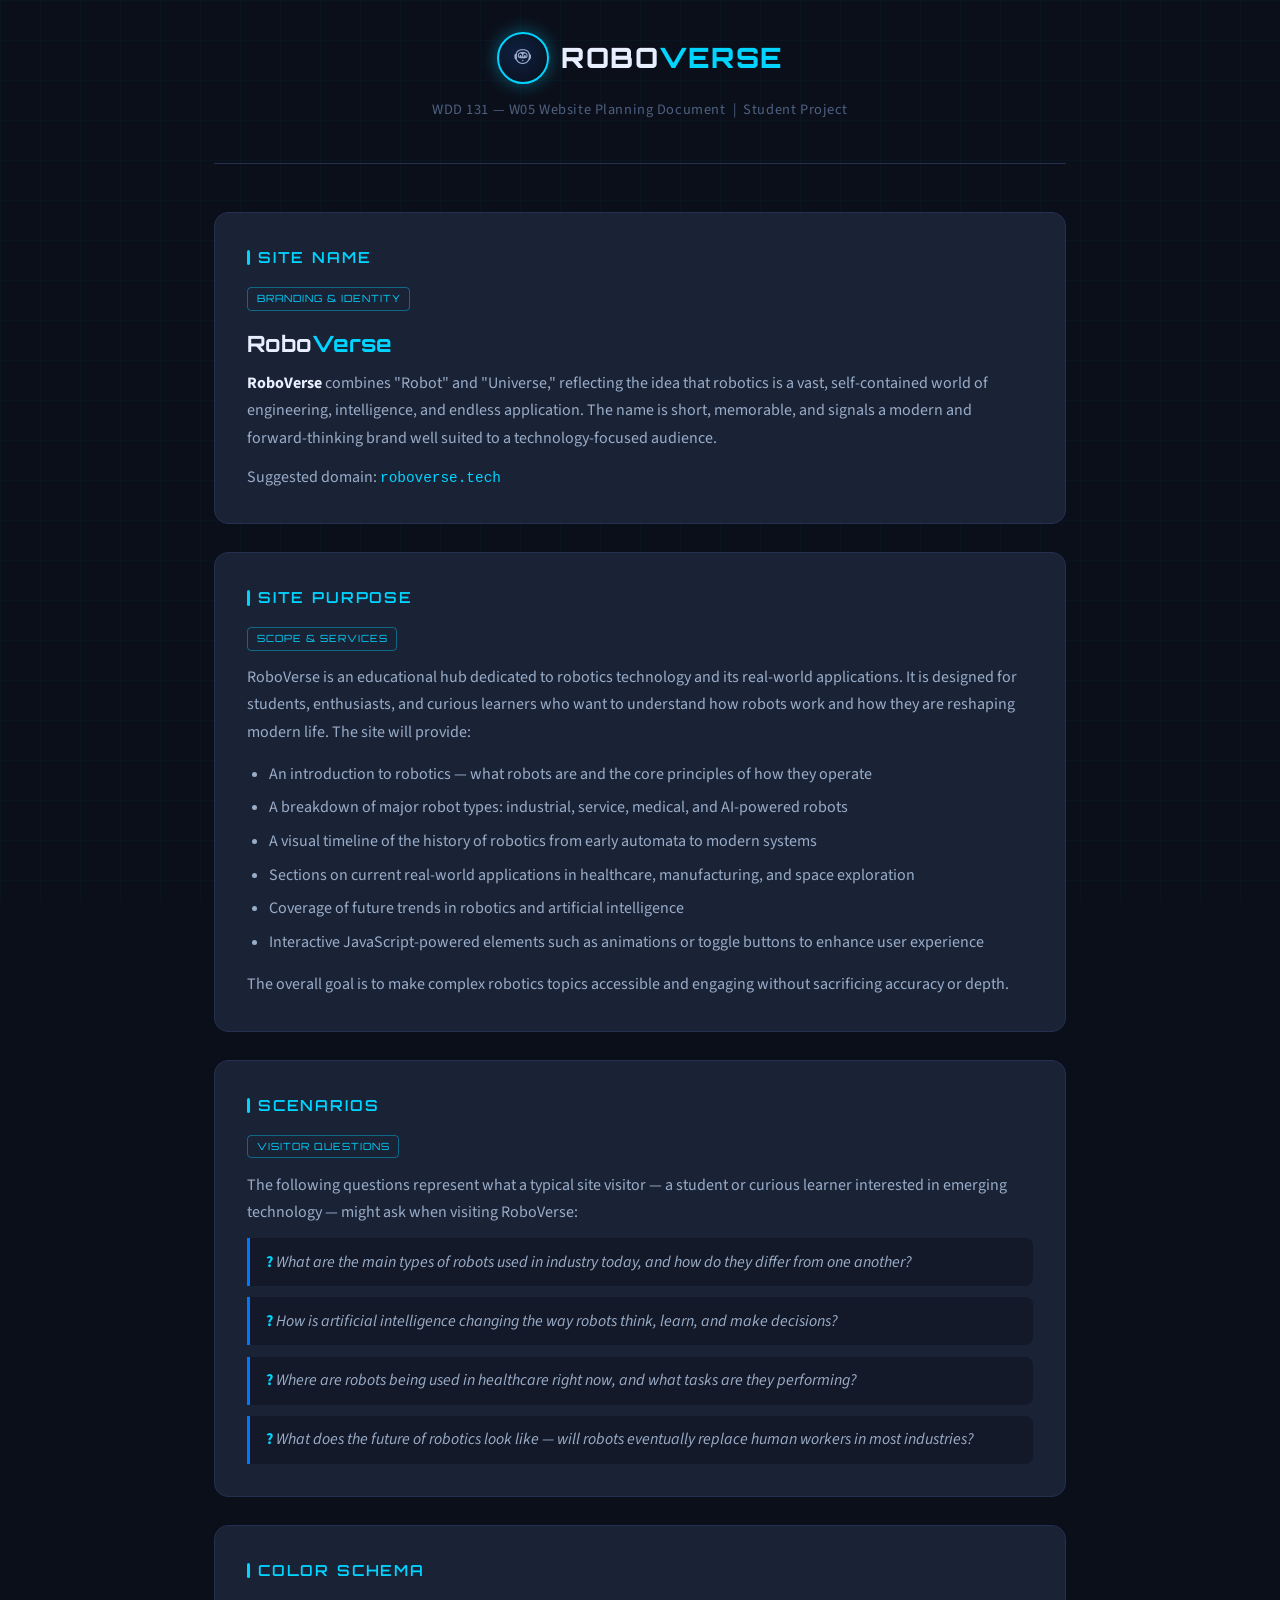
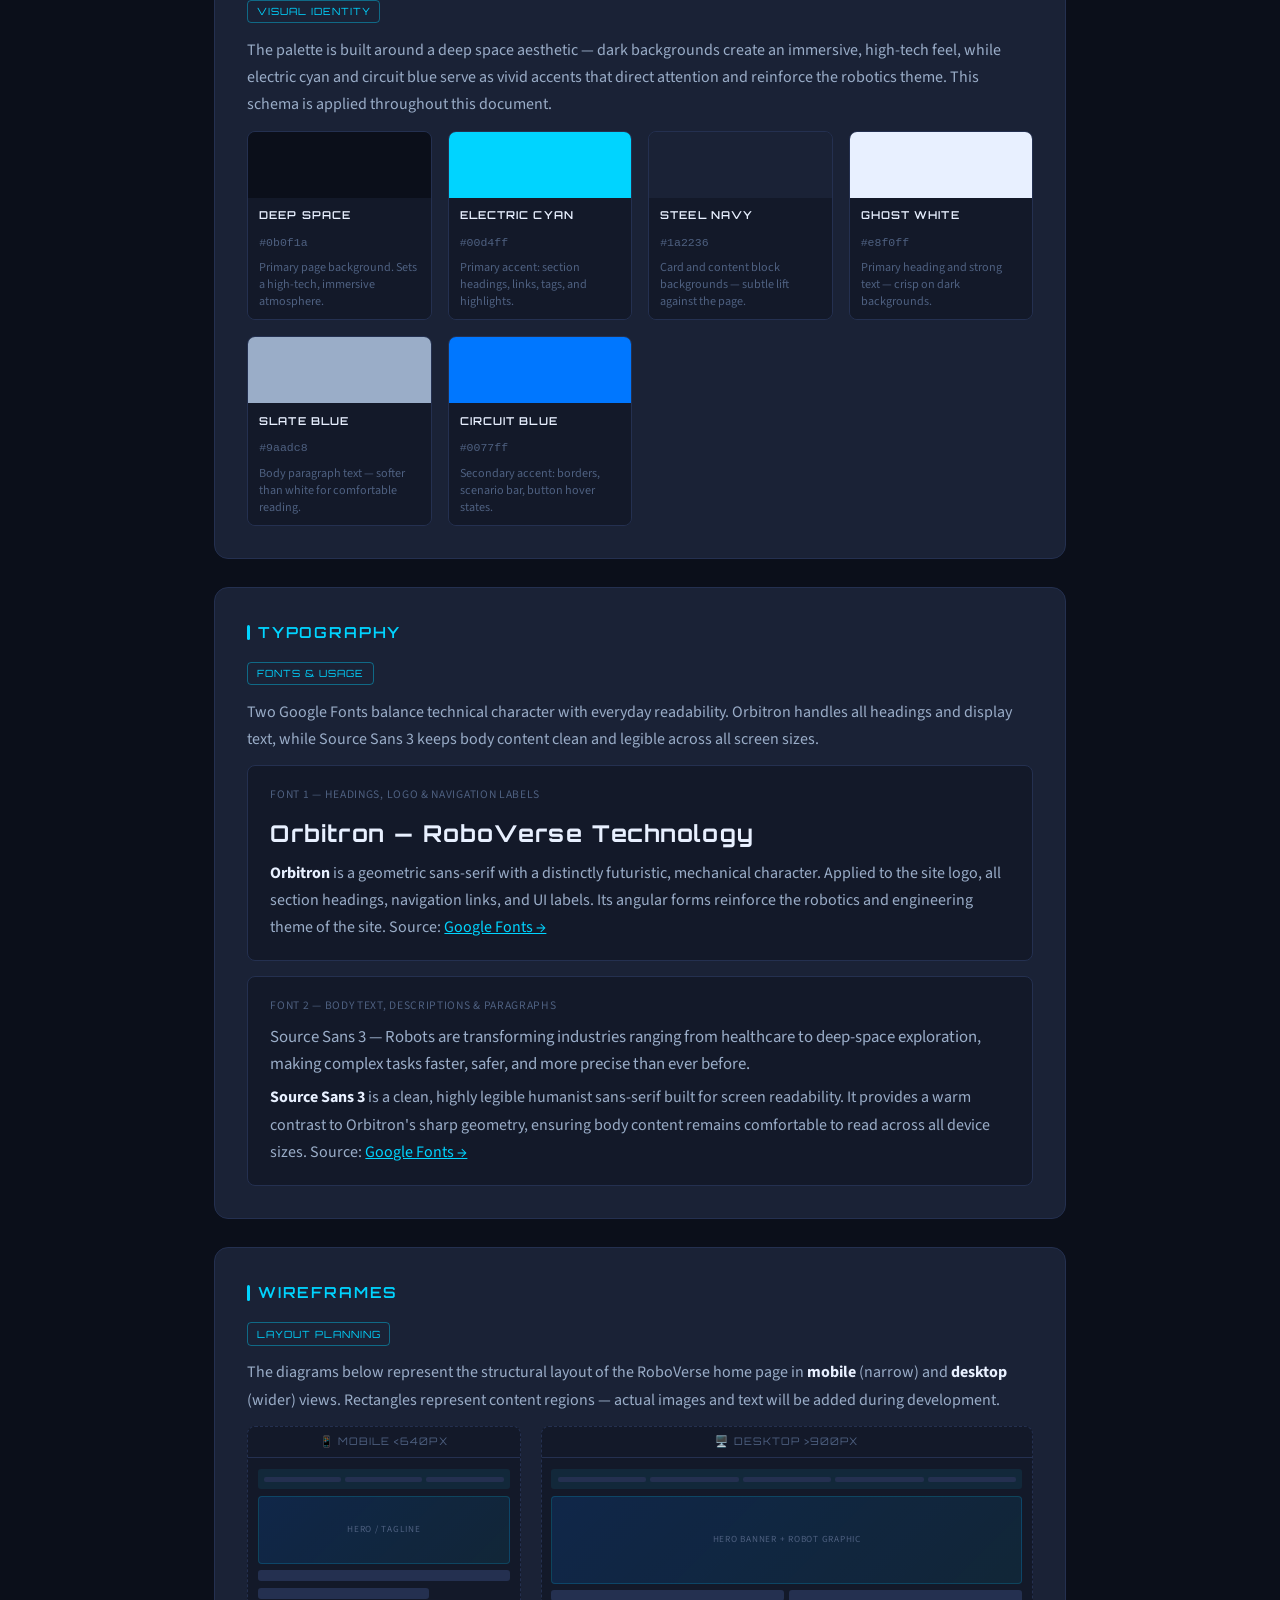
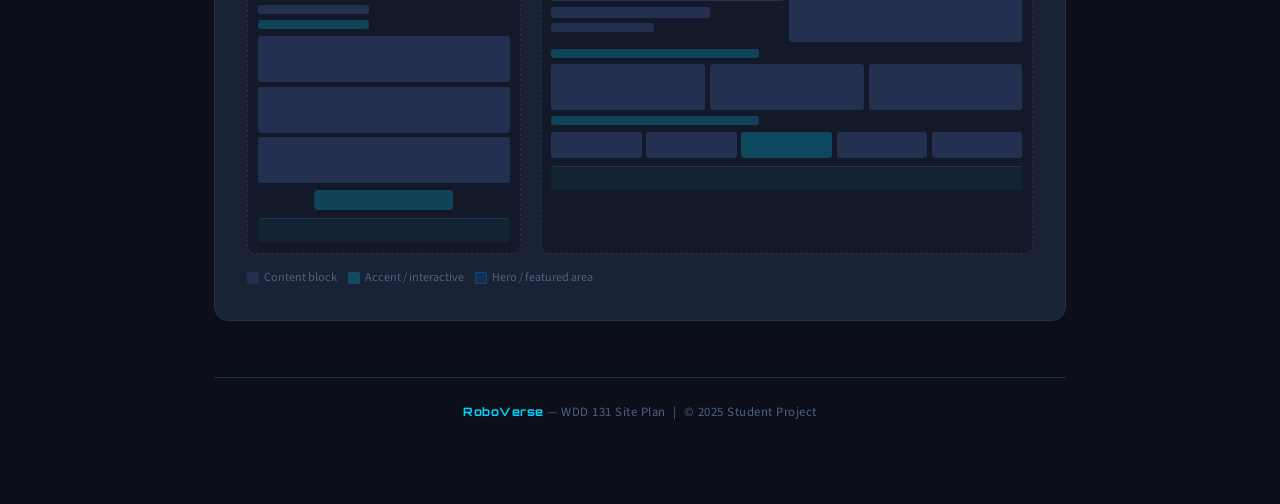
<file: project/siteplan.html>
<!DOCTYPE html>
<html lang="en">
<head>
  <meta charset="UTF-8">
  <meta name="viewport" content="width=device-width, initial-scale=1.0">
  <meta name="description" content="WDD 131 Website Planning Document — RoboVerse, a robotics technology and applications site.">
  <meta name="author" content="Kizza Fredrick Kibalama">
  <title>RoboVerse | Site Plan — WDD 131</title>
  <link rel="preconnect" href="https://fonts.googleapis.com">
  <link rel="preconnect" href="https://fonts.gstatic.com" crossorigin>
  <link href="https://fonts.googleapis.com/css2?family=Orbitron:wght@400;600;800&family=Source+Sans+3:ital,wght@0,300;0,400;0,600;1,400&display=swap" rel="stylesheet">
  <link rel="stylesheet" href="siteplan.css">
</head>
<body>
<div class="wrapper">

  <!-- ════════════════════════════════════════
       HEADER
  ════════════════════════════════════════ -->
  <header>
    <div class="logo-block">
      <div class="logo-icon" aria-hidden="true">🤖</div>
      <div class="logo-text">Robo<em>Verse</em></div>
    </div>
    <p>WDD 131 &mdash; W05 Website Planning Document &nbsp;|&nbsp; Student Project</p>
  </header>


  <!-- ════════════════════════════════════════
       1. SITE NAME
  ════════════════════════════════════════ -->
  <section id="site-name">
    <h2>Site Name</h2>
    <span class="tag">Branding &amp; Identity</span>

    <p class="site-name-display">Robo<em>Verse</em></p>

    <p>
      <strong>RoboVerse</strong> combines "Robot" and "Universe," reflecting the idea that robotics
      is a vast, self-contained world of engineering, intelligence, and endless application.
      The name is short, memorable, and signals a modern and forward-thinking brand well suited
      to a technology-focused audience.
    </p>
    <p>
      Suggested domain: <code>roboverse.tech</code>
    </p>
  </section>


  <!-- ════════════════════════════════════════
       2. SITE PURPOSE
  ════════════════════════════════════════ -->
  <section id="site-purpose">
    <h2>Site Purpose</h2>
    <span class="tag">Scope &amp; Services</span>

    <p>
      RoboVerse is an educational hub dedicated to robotics technology and its real-world applications.
      It is designed for students, enthusiasts, and curious learners who want to understand how
      robots work and how they are reshaping modern life. The site will provide:
    </p>
    <ul class="purpose-list">
      <li>An introduction to robotics — what robots are and the core principles of how they operate</li>
      <li>A breakdown of major robot types: industrial, service, medical, and AI-powered robots</li>
      <li>A visual timeline of the history of robotics from early automata to modern systems</li>
      <li>Sections on current real-world applications in healthcare, manufacturing, and space exploration</li>
      <li>Coverage of future trends in robotics and artificial intelligence</li>
      <li>Interactive JavaScript-powered elements such as animations or toggle buttons to enhance user experience</li>
    </ul>
    <p>
      The overall goal is to make complex robotics topics accessible and engaging without sacrificing accuracy or depth.
    </p>
  </section>


  <!-- ════════════════════════════════════════
       3. SCENARIOS
  ════════════════════════════════════════ -->
  <section id="scenarios">
    <h2>Scenarios</h2>
    <span class="tag">Visitor Questions</span>

    <p>
      The following questions represent what a typical site visitor — a student or curious learner
      interested in emerging technology — might ask when visiting RoboVerse:
    </p>

    <ul class="scenario-list">
      <li>What are the main types of robots used in industry today, and how do they differ from one another?</li>
      <li>How is artificial intelligence changing the way robots think, learn, and make decisions?</li>
      <li>Where are robots being used in healthcare right now, and what tasks are they performing?</li>
      <li>What does the future of robotics look like — will robots eventually replace human workers in most industries?</li>
    </ul>
  </section>


  <!-- ════════════════════════════════════════
       4. COLOR SCHEMA
  ════════════════════════════════════════ -->
  <section id="color-schema">
    <h2>Color Schema</h2>
    <span class="tag">Visual Identity</span>

    <p>
      The palette is built around a deep space aesthetic — dark backgrounds create an immersive,
      high-tech feel, while electric cyan and circuit blue serve as vivid accents that direct
      attention and reinforce the robotics theme. This schema is applied throughout this document.
    </p>

    <div class="color-grid">

      <div class="swatch">
        <div class="swatch-preview swatch-deep-space"></div>
        <div class="swatch-info">
          <h3>Deep Space</h3>
          <code>#0b0f1a</code>
          <p>Primary page background. Sets a high-tech, immersive atmosphere.</p>
        </div>
      </div>

      <div class="swatch">
        <div class="swatch-preview swatch-cyan"></div>
        <div class="swatch-info">
          <h3>Electric Cyan</h3>
          <code>#00d4ff</code>
          <p>Primary accent: section headings, links, tags, and highlights.</p>
        </div>
      </div>

      <div class="swatch">
        <div class="swatch-preview swatch-steel-navy"></div>
        <div class="swatch-info">
          <h3>Steel Navy</h3>
          <code>#1a2236</code>
          <p>Card and content block backgrounds — subtle lift against the page.</p>
        </div>
      </div>

      <div class="swatch">
        <div class="swatch-preview swatch-ghost-white"></div>
        <div class="swatch-info">
          <h3>Ghost White</h3>
          <code>#e8f0ff</code>
          <p>Primary heading and strong text — crisp on dark backgrounds.</p>
        </div>
      </div>

      <div class="swatch">
        <div class="swatch-preview swatch-slate-blue"></div>
        <div class="swatch-info">
          <h3>Slate Blue</h3>
          <code>#9aadc8</code>
          <p>Body paragraph text — softer than white for comfortable reading.</p>
        </div>
      </div>

      <div class="swatch">
        <div class="swatch-preview swatch-circuit-blue"></div>
        <div class="swatch-info">
          <h3>Circuit Blue</h3>
          <code>#0077ff</code>
          <p>Secondary accent: borders, scenario bar, button hover states.</p>
        </div>
      </div>

    </div>
  </section>


  <!-- ════════════════════════════════════════
       5. TYPOGRAPHY
  ════════════════════════════════════════ -->
  <section id="typography">
    <h2>Typography</h2>
    <span class="tag">Fonts &amp; Usage</span>

    <p>
      Two Google Fonts balance technical character with everyday readability.
      Orbitron handles all headings and display text, while Source Sans 3 keeps body
      content clean and legible across all screen sizes.
    </p>

    <div class="font-demo">
      <p class="font-meta">Font 1 — Headings, Logo &amp; Navigation Labels</p>
      <p class="sample-display">Orbitron — RoboVerse Technology</p>
      <p>
        <strong>Orbitron</strong> is a geometric sans-serif with a distinctly futuristic,
        mechanical character. Applied to the site logo, all section headings, navigation links,
        and UI labels. Its angular forms reinforce the robotics and engineering theme of the site.
        Source: <a href="https://fonts.google.com/specimen/Orbitron" target="_blank">Google Fonts &rarr;</a>
      </p>
    </div>

    <div class="font-demo">
      <p class="font-meta">Font 2 — Body Text, Descriptions &amp; Paragraphs</p>
      <p class="sample-body">
        Source Sans 3 — Robots are transforming industries ranging from healthcare to deep-space
        exploration, making complex tasks faster, safer, and more precise than ever before.
      </p>
      <p>
        <strong>Source Sans 3</strong> is a clean, highly legible humanist sans-serif built for
        screen readability. It provides a warm contrast to Orbitron's sharp geometry, ensuring
        body content remains comfortable to read across all device sizes.
        Source: <a href="https://fonts.google.com/specimen/Source+Sans+3" target="_blank">Google Fonts &rarr;</a>
      </p>
    </div>
  </section>


  <!-- ════════════════════════════════════════
       6. WIREFRAMES
  ════════════════════════════════════════ -->
  <section id="wireframes">
    <h2>Wireframes</h2>
    <span class="tag">Layout Planning</span>

    <p>
      The diagrams below represent the structural layout of the RoboVerse home page in
      <strong>mobile</strong> (narrow) and <strong>desktop</strong> (wider) views.
      Rectangles represent content regions — actual images and text will be added during development.
    </p>

    <div class="wf-grid">

      <!-- Mobile -->
      <div class="wf-box">
        <div class="wf-label">📱 Mobile &lt;640px</div>
        <div class="wf-body">
          <div class="b-nav">
            <span></span><span></span><span></span>
          </div>
          <div class="b-hero">Hero / Tagline</div>
          <div class="b-bar b-bar-wide"></div>
          <div class="b-bar b-bar-med"></div>
          <div class="b-bar b-bar-slim"></div>
          <div class="b-bar b-bar-accent b-bar-slim"></div>
          <div class="b-row">
            <div class="b-card"></div>
            <div class="b-card"></div>
            <div class="b-card"></div>
          </div>
          <div class="b-bar b-bar-accent b-bar-cta"></div>
          <div class="b-foot"></div>
        </div>
      </div>

      <!-- Desktop -->
      <div class="wf-box">
        <div class="wf-label">🖥️ Desktop &gt;900px</div>
        <div class="wf-body">
          <div class="b-nav">
            <span></span><span></span><span></span><span></span><span></span>
          </div>
          <div class="b-hero b-hero-tall">Hero Banner + Robot Graphic</div>
          <div class="b-row b-row-2">
            <div class="b-text-col">
              <div class="b-bar b-bar-wide"></div>
              <div class="b-bar b-bar-med"></div>
              <div class="b-bar b-bar-slim"></div>
            </div>
            <div class="b-card b-card-auto"></div>
          </div>
          <div class="b-bar b-bar-accent b-bar-slim"></div>
          <div class="b-row b-row-3">
            <div class="b-card"></div>
            <div class="b-card"></div>
            <div class="b-card"></div>
          </div>
          <div class="b-bar b-bar-accent b-bar-slim"></div>
          <div class="b-timeline">
            <div class="b-tl-block"></div>
            <div class="b-tl-block"></div>
            <div class="b-tl-block b-tl-accent"></div>
            <div class="b-tl-block"></div>
            <div class="b-tl-block"></div>
          </div>
          <div class="b-foot"></div>
        </div>
      </div>

    </div>

    <div class="wf-legend">
      <span><span class="ld ld-block"></span> Content block</span>
      <span><span class="ld ld-accent"></span> Accent / interactive</span>
      <span><span class="ld ld-hero"></span> Hero / featured area</span>
    </div>

  </section>


  <!-- ════════════════════════════════════════
       FOOTER
  ════════════════════════════════════════ -->
  <footer>
    <p><strong>RoboVerse</strong> &mdash; WDD 131 Site Plan &nbsp;|&nbsp; &copy; 2025 Student Project</p>
  </footer>

</div>
</body>
</html>
</file>
<file: styles/base.css>
:root {
    --bg: #f4f5f7;
    --card-bg: #ffffff;
    --accent: #1e3a8a;     
    --text: #222222;
    --muted: #6b7280;      
    --shadow: #d9d9d9;
    --radius: 10px;
    --max-width: 900px;
}

*,
*::before,
*::after {
    box-sizing: border-box;
}

html, body {
    height: 100%;
    margin: 0;
}

body {
    font-family: 'Roboto', sans-serif;
    background-color: var(--bg);
    color: var(--text);
    line-height: 1.5;
    -webkit-font-smoothing: antialiased;
    -moz-osx-font-smoothing: grayscale;
}

header {
    background-color: var(--accent);
    color: #ffffff;
    padding: 1.25rem 1rem;
    text-align: center;
}

#course-title {
    display: block;
    font-family: 'Playfair Display', serif;
    font-size: 1.6rem;
    margin: 0 0 0.6rem 0;
}

nav {
    display: flex;
    justify-content: center;
    gap: 1rem;
    flex-wrap: wrap;
    align-items: center;
    margin-top: 0.25rem;
}

nav a {
    display: inline-block;
    padding: 0.5rem 0.8rem;
    text-decoration: none;
    color: #ffffff;
    font-weight: 700;
    border-radius: 6px;
    transition: background-color 180ms ease, color 180ms ease, transform 180ms ease;
    outline-offset: 4px;
}

nav a:hover,
nav a:focus {
    background-color: #ffffff;
    color: var(--accent);
    transform: translateY(0); /* ensure no shifting transform on hover */
}

main {
    max-width: var(--max-width);
    margin: 2rem auto;
    padding: 1rem;
    display: grid;
    gap: 1.25rem;
    align-items: start;
}

main > h1 {
    text-align: center;
    margin: 0 0 0.5rem 0;
    font-size: 1.5rem;
}

.card {
    background-color: var(--card-bg);
    padding: 1.25rem;
    border-radius: var(--radius);
    box-shadow: 0 2px 8px var(--shadow);
    border: 1px solid #efefef;
}

.card img {
    width: 100%;
    height: auto;
    display: block;
    margin: 0.75rem 0;
    border-radius: 6px;
    object-fit: cover;
}

.card h2 {
    margin-top: 0;
    margin-bottom: 0.5rem;
    font-size: 1.125rem;
}

.card p {
    margin: 0;
    color: var(--muted);
}

footer {
    background-color: var(--accent);
    color: #ffffff;
    padding: 1rem;
    text-align: center;
    margin-top: 2rem;
}

@media (min-width: 760px) {
    main {
        grid-template-columns: 1fr 1fr;
        gap: 1.5rem;
    }

    main > h1 {
        grid-column: 1 / -1; 
    }
}

a:focus {
    outline: 3px solid #fff3; 
    outline-offset: 3px;
}
</file>
<file: project/styles/main.css>
/* === ROBOVERSE — main.css ===
   Author  : Kizza Fredrick Kibalama
   Course  : WDD 131
   Fonts   : Orbitron (headings) | Source Sans 3 (body)
   Colors  : Deep Space + Electric Cyan + Steel Gray
========================================== */

/* ── Variables ────────────────────────────── */
:root {
  --bg:       #0b0f1a;
  --surface:  #131929;
  --card:     #1a2236;
  --border:   #243050;
  --accent:   #00d4ff;
  --accent2:  #0077ff;
  --heading:  #e8f0ff;
  --body-txt: #9aadc8;
  --success:  #00e676;
  --error:    #ff5252;
  --font-h:   'Orbitron', monospace;
  --font-b:   'Source Sans 3', sans-serif;
  --r:        8px;
  --rl:       14px;
  --max-w:    1100px;
  --nav-h:    64px;
}

/* ── Reset ────────────────────────────────── */
*, *::before, *::after { box-sizing: border-box; margin: 0; padding: 0; }
html { scroll-behavior: smooth; }
img  { display: block; max-width: 100%; height: auto; }
ul   { list-style: none; }
button { cursor: pointer; border: none; background: none; font-family: inherit; }

/* ── Base ─────────────────────────────────── */
body {
  background-color: var(--bg);
  color: var(--body-txt);
  font-family: var(--font-b);
  font-size: 1rem;
  line-height: 1.7;
  min-height: 100vh;
  display: flex;
  flex-direction: column;
}

body::before {
  content: '';
  position: fixed;
  inset: 0;
  background-image:
    linear-gradient(rgba(0, 212, 255, 0.03) 1px, transparent 1px),
    linear-gradient(90deg, rgba(0, 212, 255, 0.03) 1px, transparent 1px);
  background-size: 40px 40px;
  pointer-events: none;
  z-index: 0;
}

main {
  flex: 1;
  position: relative;
  z-index: 1;
}

/* ── Focus styles (accessibility) ────────────── */
:focus-visible {
  outline: 2px solid var(--accent);
  outline-offset: 3px;
  border-radius: 3px;
}

/* ── Typography ───────────────────────────── */
h1, h2, h3, h4 {
  font-family: var(--font-h);
  color: var(--heading);
  line-height: 1.2;
}

h1 { font-size: clamp(1.8rem, 5vw, 3rem);   font-weight: 800; letter-spacing: .04em; }
h2 { font-size: clamp(1.2rem, 3vw, 1.75rem); font-weight: 600; letter-spacing: .06em; }
h3 { font-size: 1rem;                         font-weight: 600; letter-spacing: .08em; }
h4 { font-size: .85rem;                       font-weight: 600; letter-spacing: .1em; }

p         { margin-bottom: .75rem; }
p:last-child { margin-bottom: 0; }
strong    { color: var(--heading); }
em        { color: var(--accent); font-style: normal; }

a         { color: var(--accent); }
a:hover   { text-decoration: underline; }

/* ── Layout helpers ───────────────────────── */
.container {
  max-width: var(--max-w);
  margin: 0 auto;
  padding: 0 1.25rem;
}

.section-pad  { padding: 4rem 0; }
.section-alt  { background: var(--surface); border-top: 1px solid var(--border); border-bottom: 1px solid var(--border); }

.section-header         { text-align: center; margin-bottom: 2.5rem; }
.section-header h2      { margin-bottom: .5rem; }
.section-header p       { max-width: 60ch; margin: 0 auto; }

/* ── Page header (inner pages) ───────────────── */
.page-header {
  padding: 3rem 0 2rem;
  border-bottom: 1px solid var(--border);
}

.page-header h1 { margin-bottom: .5rem; }

/* ── Tag pills ────────────────────────────── */
.tag {
  display: inline-block;
  font-family: var(--font-h);
  font-size: .6rem;
  letter-spacing: .1em;
  text-transform: uppercase;
  border-radius: 4px;
  padding: .15rem .55rem;
}

.tag-industrial { color: #ffb300; border: 1px solid rgba(255, 179, 0, .4); }
.tag-medical    { color: #00e676; border: 1px solid rgba(0, 230, 118, .4); }
.tag-service    { color: #00d4ff; border: 1px solid rgba(0, 212, 255, .4); }
.tag-space      { color: #bb86fc; border: 1px solid rgba(187, 134, 252, .4); }

/* ── Buttons ──────────────────────────────── */
.btn-primary {
  display: inline-block;
  font-family: var(--font-h);
  font-size: .8rem;
  font-weight: 600;
  letter-spacing: .1em;
  text-transform: uppercase;
  color: var(--bg);
  background: var(--accent);
  border-radius: var(--r);
  padding: .75rem 1.75rem;
  transition: background .2s, transform .15s, box-shadow .2s;
  text-decoration: none;
  border: none;
  cursor: pointer;
}

.btn-primary:hover {
  background: #33ddff;
  box-shadow: 0 0 20px rgba(0, 212, 255, .5);
  transform: translateY(-1px);
  text-decoration: none;
}

.btn-secondary {
  display: inline-block;
  font-family: var(--font-h);
  font-size: .8rem;
  font-weight: 600;
  letter-spacing: .1em;
  text-transform: uppercase;
  color: var(--accent);
  background: transparent;
  border: 1px solid var(--accent);
  border-radius: var(--r);
  padding: .75rem 1.75rem;
  transition: background .2s, color .2s;
  cursor: pointer;
}

.btn-secondary:hover {
  background: rgba(0, 212, 255, .1);
  text-decoration: none;
}

/* ── Navigation ───────────────────────────── */
.site-nav {
  position: sticky;
  top: 0;
  z-index: 100;
  background: rgba(11, 15, 26, .95);
  backdrop-filter: blur(10px);
  border-bottom: 1px solid var(--border);
  height: var(--nav-h);
  display: flex;
  align-items: center;
}

.site-nav .container {
  display: flex;
  align-items: center;
  justify-content: space-between;
  width: 100%;
  position: relative;
}

.nav-brand {
  display: flex;
  align-items: center;
  gap: .5rem;
  font-family: var(--font-h);
  font-size: 1.1rem;
  font-weight: 800;
  letter-spacing: .06em;
  color: var(--heading);
  text-transform: uppercase;
  text-decoration: none;
}

.nav-brand:hover { text-decoration: none; }
.nav-logo        { font-size: 1.4rem; }
.nav-brand em    { color: var(--accent); font-style: normal; }

.nav-toggle {
  display: flex;
  flex-direction: column;
  justify-content: center;
  gap: 5px;
  width: 36px;
  height: 36px;
  padding: 4px;
  border-radius: var(--r);
  background: transparent;
  border: none;
}

.hamburger,
.hamburger::before,
.hamburger::after {
  display: block;
  width: 100%;
  height: 2px;
  background: var(--heading);
  border-radius: 2px;
  transition: transform .3s, opacity .3s;
}

.hamburger          { position: relative; }
.hamburger::before,
.hamburger::after   { content: ''; position: absolute; left: 0; }
.hamburger::before  { top: -7px; }
.hamburger::after   { top: 7px; }

.nav-toggle[aria-expanded="true"] .hamburger           { background: transparent; }
.nav-toggle[aria-expanded="true"] .hamburger::before   { transform: rotate(45deg) translate(5px, 5px); }
.nav-toggle[aria-expanded="true"] .hamburger::after    { transform: rotate(-45deg) translate(5px, -5px); }

.nav-links {
  display: none;
  flex-direction: column;
  position: absolute;
  top: var(--nav-h);
  left: -1.25rem;
  right: -1.25rem;
  background: var(--surface);
  border-bottom: 1px solid var(--border);
  padding: 1rem 1.25rem;
  gap: .25rem;
}

.nav-links.open { display: flex; }

.nav-links a {
  display: block;
  padding: .6rem .75rem;
  border-radius: var(--r);
  color: var(--body-txt);
  font-family: var(--font-h);
  font-size: .72rem;
  letter-spacing: .1em;
  text-transform: uppercase;
  transition: background .2s, color .2s;
  text-decoration: none;
}

.nav-links a:hover,
.nav-links a.active {
  background: rgba(0, 212, 255, .1);
  color: var(--accent);
}

/* ── Desktop nav ──────────────────────────── */
@media (min-width: 768px) {
  .nav-toggle { display: none; }

  .nav-links {
    display: flex;
    flex-direction: row;
    position: static;
    background: transparent;
    border: none;
    padding: 0;
    gap: .25rem;
  }

  .nav-links a { padding: .4rem .75rem; }
}

/* ── Hero ─────────────────────────────────── */
.hero {
  padding: 5rem 0 4rem;
  text-align: center;
  position: relative;
  overflow: hidden;
}

.hero::before {
  content: '';
  position: absolute;
  top: -50%;
  left: 50%;
  transform: translateX(-50%);
  width: 600px;
  height: 600px;
  background: radial-gradient(circle, rgba(0, 212, 255, .07) 0%, transparent 70%);
  pointer-events: none;
}

.hero-icon {
  font-size: 4rem;
  margin-bottom: 1.5rem;
  display: block;
  filter: drop-shadow(0 0 20px rgba(0, 212, 255, .6));
}

.hero h1          { margin-bottom: 1rem; }
.hero-subtitle    { font-size: clamp(1rem, 2.5vw, 1.2rem); color: var(--body-txt); max-width: 55ch; margin: 0 auto 2rem; }

.hero-cta {
  display: flex;
  gap: 1rem;
  justify-content: center;
  flex-wrap: wrap;
}

@media (min-width: 768px) { .hero { padding: 7rem 0 5rem; } }

/* ── Fact rotator ─────────────────────────── */
.fact-section {
  padding: 2.5rem 0;
  text-align: center;
}

.fact-label {
  font-family: var(--font-h);
  font-size: .7rem;
  letter-spacing: .15em;
  text-transform: uppercase;
  color: var(--accent);
  margin-bottom: .75rem;
}

.fact-display {
  font-size: clamp(1rem, 2.5vw, 1.2rem);
  color: var(--heading);
  max-width: 70ch;
  margin: 0 auto;
  min-height: 3em;
  transition: opacity .3s;
}

.fact-display.fade-out { opacity: 0; }

/* ── Feature cards (home) ─────────────────── */
.feature-grid {
  display: grid;
  grid-template-columns: repeat(auto-fill, minmax(220px, 1fr));
  gap: 1.25rem;
}

.feature-card {
  background: var(--card);
  border: 1px solid var(--border);
  border-radius: var(--rl);
  padding: 1.75rem 1.5rem;
  text-align: center;
  transition: border-color .25s, transform .25s;
  text-decoration: none;
  display: block;
  color: var(--body-txt);
}

.feature-card:hover {
  border-color: rgba(0, 212, 255, .4);
  transform: translateY(-3px);
  text-decoration: none;
}

.feature-icon   { font-size: 2.5rem; margin-bottom: 1rem; display: block; }
.feature-card h3 { font-size: .85rem; margin-bottom: .5rem; color: var(--heading); }
.feature-card p  { font-size: .85rem; }

/* ── Robot cards grid ─────────────────────── */
.cards-grid {
  display: grid;
  grid-template-columns: repeat(auto-fill, minmax(280px, 1fr));
  gap: 1.5rem;
}

.robot-card {
  background: var(--card);
  border: 1px solid var(--border);
  border-radius: var(--rl);
  overflow: hidden;
  transition: transform .25s, border-color .25s, box-shadow .25s;
}

.robot-card:hover {
  transform: translateY(-4px);
  border-color: rgba(0, 212, 255, .4);
  box-shadow: 0 8px 30px rgba(0, 0, 0, .4);
}

.robot-card img {
  width: 100%;
  height: 200px;
  object-fit: cover;
  background: var(--surface);
}

.card-body        { padding: 1.25rem; }
.card-body .tag   { margin-bottom: .6rem; }
.card-body h3     { font-size: .95rem; margin-bottom: .5rem; color: var(--heading); }
.card-body p      { font-size: .9rem; margin-bottom: .75rem; }

.card-meta {
  display: flex;
  gap: 1rem;
  flex-wrap: wrap;
  font-size: .78rem;
  color: var(--body-txt);
  border-top: 1px solid var(--border);
  padding-top: .75rem;
}

.no-results {
  grid-column: 1 / -1;
  text-align: center;
  padding: 3rem;
  color: var(--body-txt);
}

/* ── Filter bar ───────────────────────────── */
.filter-bar {
  display: flex;
  gap: .5rem;
  flex-wrap: wrap;
  margin-bottom: 2rem;
}

.filter-btn {
  font-family: var(--font-h);
  font-size: .7rem;
  letter-spacing: .1em;
  text-transform: uppercase;
  color: var(--body-txt);
  background: var(--surface);
  border: 1px solid var(--border);
  border-radius: 50px;
  padding: .5rem 1.2rem;
  transition: background .2s, color .2s, border-color .2s;
}

.filter-btn:hover,
.filter-btn.active {
  background: rgba(0, 212, 255, .12);
  color: var(--accent);
  border-color: var(--accent);
}

/* ── Timeline ─────────────────────────────── */
.timeline {
  position: relative;
  padding: 1rem 0;
  max-width: 800px;
  margin: 0 auto;
}

.timeline::before {
  content: '';
  position: absolute;
  left: 50%;
  top: 0;
  bottom: 0;
  width: 2px;
  background: linear-gradient(to bottom, transparent, var(--accent), transparent);
  transform: translateX(-50%);
}

.tl-item {
  display: grid;
  grid-template-columns: 1fr 24px 1fr;
  align-items: start;
  gap: 1.25rem;
  margin-bottom: 2rem;
}

.tl-item:nth-child(odd)  .tl-content { grid-column: 1; text-align: right; }
.tl-item:nth-child(odd)  .tl-dot     { grid-column: 2; }
.tl-item:nth-child(odd)  .tl-spacer  { grid-column: 3; }

.tl-item:nth-child(even) .tl-spacer  { grid-column: 1; }
.tl-item:nth-child(even) .tl-dot     { grid-column: 2; }
.tl-item:nth-child(even) .tl-content { grid-column: 3; text-align: left; }

.tl-dot {
  width: 14px;
  height: 14px;
  background: var(--accent);
  border-radius: 50%;
  box-shadow: 0 0 10px rgba(0, 212, 255, .6);
  margin-top: .45rem;
  justify-self: center;
}

.tl-content {
  background: var(--card);
  border: 1px solid var(--border);
  border-radius: var(--r);
  padding: .9rem 1.1rem;
}

.tl-year {
  font-family: var(--font-h);
  font-size: .7rem;
  color: var(--accent);
  letter-spacing: .1em;
  margin-bottom: .25rem;
}

.tl-content h3 { font-size: .82rem; margin-bottom: .25rem; }
.tl-content p  { font-size: .83rem; }

@media (max-width: 640px) {
  .timeline::before { left: 10px; transform: none; }

  .tl-item {
    grid-template-columns: 24px 1fr;
    gap: .75rem;
  }

  .tl-item:nth-child(odd)  .tl-content,
  .tl-item:nth-child(even) .tl-content { grid-column: 2; text-align: left; }
  .tl-item:nth-child(odd)  .tl-dot,
  .tl-item:nth-child(even) .tl-dot     { grid-column: 1; }
  .tl-item:nth-child(odd)  .tl-spacer,
  .tl-item:nth-child(even) .tl-spacer  { display: none; }
}

/* ── Quiz ─────────────────────────────────── */
.quiz-intro {
  background: var(--card);
  border: 1px solid var(--border);
  border-radius: var(--rl);
  padding: 1.5rem;
  margin-bottom: 1.5rem;
}

.quiz-fieldset {
  background: var(--card);
  border: 1px solid var(--border);
  border-radius: var(--rl);
  padding: 1.5rem;
  margin-bottom: 1rem;
}

.quiz-legend {
  font-family: var(--font-h);
  font-size: .8rem;
  font-weight: 600;
  color: var(--heading);
  letter-spacing: .06em;
  line-height: 1.4;
  padding: 0 .5rem;
}

.quiz-options {
  display: flex;
  flex-direction: column;
  gap: .5rem;
  margin-top: 1rem;
}

.quiz-option {
  display: flex;
  align-items: center;
  gap: .75rem;
  background: var(--surface);
  border: 1px solid var(--border);
  border-radius: var(--r);
  padding: .7rem 1rem;
  cursor: pointer;
  transition: border-color .2s, background .2s;
}

.quiz-option:hover {
  border-color: rgba(0, 212, 255, .4);
  background: rgba(0, 212, 255, .05);
}

.quiz-option input[type="radio"] { accent-color: var(--accent); flex-shrink: 0; }

.quiz-actions {
  display: flex;
  gap: 1rem;
  flex-wrap: wrap;
  margin-top: 1.5rem;
}

.quiz-result {
  background: var(--card);
  border: 1px solid var(--border);
  border-radius: var(--rl);
  padding: 2rem;
  text-align: center;
  margin-top: 1.5rem;
}

.quiz-result.hidden   { display: none; }
.quiz-score           { font-family: var(--font-h); font-size: 3rem; font-weight: 800; color: var(--accent); display: block; margin-bottom: .5rem; }
.quiz-message         { font-size: 1.1rem; color: var(--heading); margin-bottom: .5rem; }
.quiz-last-attempt    { font-size: .85rem; color: var(--body-txt); margin-top: .75rem; }

/* ── Contact form ─────────────────────────── */
.form-card {
  background: var(--card);
  border: 1px solid var(--border);
  border-radius: var(--rl);
  padding: 2rem;
  max-width: 600px;
  margin: 0 auto;
}

.form-group           { margin-bottom: 1.25rem; }

.form-group label {
  display: block;
  font-family: var(--font-h);
  font-size: .7rem;
  letter-spacing: .1em;
  text-transform: uppercase;
  color: var(--heading);
  margin-bottom: .45rem;
}

.form-group input,
.form-group textarea,
.form-group select {
  width: 100%;
  background: var(--surface);
  border: 1px solid var(--border);
  border-radius: var(--r);
  padding: .75rem 1rem;
  color: var(--heading);
  font-family: var(--font-b);
  font-size: .95rem;
  transition: border-color .2s, box-shadow .2s;
}

.form-group input:focus,
.form-group textarea:focus,
.form-group select:focus {
  outline: none;
  border-color: var(--accent);
  box-shadow: 0 0 0 3px rgba(0, 212, 255, .15);
}

.form-group input::placeholder,
.form-group textarea::placeholder { color: var(--body-txt); opacity: .6; }

.form-group textarea { resize: vertical; min-height: 110px; }

.form-feedback         { margin-top: .75rem; font-size: .9rem; min-height: 1.4em; }
.form-feedback.success { color: var(--success); }
.form-feedback.error   { color: var(--error); }

.required-note { font-size: .8rem; color: var(--body-txt); margin-bottom: 1.25rem; }

/* ── Scroll reveal ────────────────────────── */
.reveal {
  opacity: 0;
  transform: translateY(20px);
  transition: opacity .5s ease, transform .5s ease;
}

.reveal.revealed {
  opacity: 1;
  transform: translateY(0);
}

/* ── Footer ───────────────────────────────── */
.site-footer {
  position: relative;
  z-index: 1;
  background: var(--surface);
  border-top: 1px solid var(--border);
  padding: 2rem 0;
  text-align: center;
  font-size: .85rem;
}

.site-footer p           { margin-bottom: .35rem; }
.site-footer p:last-child { margin-bottom: 0; }

.visit-count {
  font-family: var(--font-h);
  font-size: .7rem;
  color: var(--accent);
  letter-spacing: .08em;
}

/* ── Responsive helpers ───────────────────── */
@media (max-width: 480px) {
  .hero-cta     { flex-direction: column; align-items: center; }
  .quiz-actions { flex-direction: column; }
}
</file>
<file: styles/styles.css>
/* ===================================================
   W05 Product Review Form — styles.css
   Color palette: deep plum header, soft lavender-grey
   body, warm ivory accents. Fonts: Playfair Display +
   DM Sans.
=================================================== */

/* ---------- CSS Custom Properties ---------- */
:root {
  --clr-header-bg:   #2b0a2f;   /* deep plum */
  --clr-header-text: #f5eef8;   /* near-white */
  --clr-body-bg:     #f0eaf4;   /* soft lavender-grey */
  --clr-form-bg:     #e4dcea;   /* slightly darker lavender */
  --clr-border:      #c4b8d0;
  --clr-input-bg:    #fdfaff;
  --clr-text:        #1e0d22;   /* near-black plum */
  --clr-label:       #2b0a2f;
  --clr-optional:    #7b52a0;   /* muted purple */
  --clr-star-idle:   #b8a9c2;
  --clr-star-active: #d4a017;   /* gold */
  --clr-btn-bg:      #2b0a2f;
  --clr-btn-text:    #f5eef8;
  --clr-btn-hover:   #4a1258;
  --clr-footer-bg:   #1a0620;
  --clr-footer-text: #e8d9f0;
  --clr-confirm-chk: #2b0a2f;
  --clr-counter-bg:  #2b0a2f;
  --clr-counter-txt: #f5eef8;

  --clr-muted:       #555555;   /* muted text */
  --clr-muted-dark:  #444444;   /* slightly darker muted */

  --font-display: 'Playfair Display', Georgia, serif;
  --font-body:    'DM Sans', 'Segoe UI', sans-serif;

  --radius-sm:  6px;
  --radius-md: 10px;
  --radius-lg: 16px;
  --shadow-card: 0 4px 24px rgba(43, 10, 47, 0.12);
  --transition: 0.2s ease;
}

/* ---------- Reset & Base ---------- */
*, *::before, *::after { box-sizing: border-box; margin: 0; padding: 0; }

html { font-size: 16px; scroll-behavior: smooth; }

body {
  font-family: var(--font-body);
  background-color: var(--clr-body-bg);
  color: var(--clr-text);
  min-height: 100vh;
  display: flex;
  flex-direction: column;
}

/* ---------- Header ---------- */
.site-header {
  background-color: var(--clr-header-bg);
  color: var(--clr-header-text);
  text-align: center;
  padding: 2rem 1.5rem 1.75rem;
  box-shadow: 0 2px 12px rgba(0,0,0,0.35);
}

.site-header h1 {
  font-family: var(--font-display);
  font-size: clamp(1.8rem, 5vw, 2.6rem);
  letter-spacing: 0.02em;
  line-height: 1.15;
}

.header-sub {
  font-size: 0.95rem;
  opacity: 0.75;
  margin-top: 0.4rem;
  font-weight: 400;
  letter-spacing: 0.06em;
  text-transform: uppercase;
}

/* ---------- Main / Form Wrapper ---------- */
main { flex: 1; display: flex; justify-content: center; padding: 2rem 1rem 3rem; }

.form-wrapper {
  background: var(--clr-form-bg);
  border-radius: var(--radius-lg);
  padding: 2rem 1.75rem;
  width: 100%;
  max-width: 680px;
  box-shadow: var(--shadow-card);
  border: 1px solid var(--clr-border);
  animation: fadeUp 0.45s ease both;
}

@keyframes fadeUp {
  from { opacity: 0; transform: translateY(18px); }
  to   { opacity: 1; transform: translateY(0); }
}

/* ---------- Field Groups ---------- */
.field-group {
  display: flex;
  flex-direction: column;
  gap: 0.45rem;
  margin-bottom: 1.6rem;
}

/* Labels */
.field-group > label,
fieldset legend {
  font-family: var(--font-body);
  font-weight: 600;
  font-size: 0.98rem;
  color: var(--clr-label);
}

fieldset {
  border: none;
  padding: 0;
  margin: 0 0 1.6rem;
}

fieldset legend {
  margin-bottom: 0.65rem;
  line-height: 1.4;
}

fieldset legend em {
  font-style: italic;
  font-weight: 400;
  font-size: 0.9rem;
  color: var(--clr-optional);
}

.optional {
  font-weight: 400;
  font-size: 0.88rem;
  color: var(--clr-optional);
}

/* ---------- Inputs & Selects ---------- */
select,
input[type="date"],
input[type="text"],
textarea {
  width: 100%;
  padding: 0.65rem 0.9rem;
  border: 1.5px solid var(--clr-border);
  border-radius: var(--radius-sm);
  background: var(--clr-input-bg);
  color: var(--clr-text);
  font-family: var(--font-body);
  font-size: 1rem;
  transition: border-color var(--transition), box-shadow var(--transition);
  outline: none;
}

select:focus,
input[type="date"]:focus,
input[type="text"]:focus,
textarea:focus {
  border-color: var(--clr-header-bg);
  box-shadow: 0 0 0 3px rgba(43, 10, 47, 0.15);
}

textarea {
  resize: vertical;
  min-height: 110px;
}

select {
  appearance: none;
  -webkit-appearance: none;
  background-image: url("data:image/svg+xml,%3Csvg xmlns='http://www.w3.org/2000/svg' width='12' height='8' viewBox='0 0 12 8'%3E%3Cpath fill='%232b0a2f' d='M6 8L0 0h12z'/%3E%3C/svg%3E");
  background-repeat: no-repeat;
  background-position: right 0.9rem center;
  padding-right: 2.4rem;
  cursor: pointer;
}

/* ---------- Star Rating ---------- */
.star-row {
  display: flex;
  flex-wrap: wrap;
  gap: 0.5rem 1.2rem;
  margin-top: 0.3rem;
}

.star-option {
  display: flex;
  flex-direction: column;
  align-items: center;
  gap: 0.3rem;
}

.star-option label {
  font-size: 1.1rem;
  color: var(--clr-star-idle);
  cursor: pointer;
  transition: color var(--transition), transform var(--transition);
  letter-spacing: -0.05em;
  user-select: none;
}

.star-option input[type="radio"] {
  accent-color: var(--clr-header-bg);
  width: 1.1rem;
  height: 1.1rem;
  cursor: pointer;
}

.star-option input[type="radio"]:checked + label,
.star-option input[type="radio"]:checked ~ label,
.star-option:has(input:checked) label {
  color: var(--clr-star-active);
}

.star-option label:hover {
  color: var(--clr-star-active);
  transform: scale(1.1);
}

/* ---------- Checkboxes ---------- */
.checkbox-grid {
  display: grid;
  grid-template-columns: 1fr 1fr;
  gap: 0.55rem 1rem;
  margin-top: 0.3rem;
}

.checkbox-item {
  display: flex;
  align-items: center;
  gap: 0.55rem;
}

.checkbox-item input[type="checkbox"] {
  width: 1.2rem;
  height: 1.2rem;
  flex-shrink: 0;
  accent-color: var(--clr-header-bg);
  cursor: pointer;
  border-radius: 3px;
}

.checkbox-item label {
  font-size: 0.97rem;
  font-weight: 500;
  cursor: pointer;
  line-height: 1.3;
}

/* ---------- Submit Button ---------- */
.btn-submit {
  display: block;
  width: 100%;
  padding: 0.85rem 1.5rem;
  background: var(--clr-btn-bg);
  color: var(--clr-btn-text);
  font-family: var(--font-display);
  font-size: 1.15rem;
  letter-spacing: 0.03em;
  border: none;
  border-radius: var(--radius-sm);
  cursor: pointer;
  transition: background var(--transition), transform var(--transition), box-shadow var(--transition);
  box-shadow: 0 3px 10px rgba(43, 10, 47, 0.3);
}

.btn-submit:hover {
  background: var(--clr-btn-hover);
  transform: translateY(-2px);
  box-shadow: 0 6px 18px rgba(43, 10, 47, 0.35);
}

.btn-submit:active { transform: translateY(0); }

/* ---------- Confirmation Page ---------- */
.confirmation-wrapper { align-items: flex-start; }

.confirm-card {
  text-align: center;
  padding: 1rem 0;
}

.confirm-icon {
  display: inline-flex;
  align-items: center;
  justify-content: center;
  width: 72px;
  height: 72px;
  border-radius: 50%;
  background: var(--clr-header-bg);
  color: #fff;
  font-size: 2rem;
  margin-bottom: 1.2rem;
  box-shadow: 0 4px 16px rgba(43, 10, 47, 0.3);
  animation: popIn 0.4s cubic-bezier(.34,1.56,.64,1) both;
}

@keyframes popIn {
  from { transform: scale(0); opacity: 0; }
  to   { transform: scale(1); opacity: 1; }
}

.confirm-card h2 {
  font-family: var(--font-display);
  font-size: 1.5rem;
  color: var(--clr-header-bg);
  margin-bottom: 0.6rem;
}

.confirm-card > p {
  font-size: 0.97rem;
  color: var(--clr-muted);
  margin-bottom: 1.6rem;
  line-height: 1.6;
}

/* Summary box */
.summary-box {
  background: var(--clr-input-bg);
  border: 1.5px solid var(--clr-border);
  border-radius: var(--radius-md);
  padding: 1.1rem 1.3rem;
  text-align: left;
  margin-bottom: 1.6rem;
}

.summary-box h3 {
  font-family: var(--font-display);
  font-size: 1rem;
  color: var(--clr-header-bg);
  margin-bottom: 0.7rem;
  border-bottom: 1px solid var(--clr-border);
  padding-bottom: 0.4rem;
}

.summary-row {
  display: flex;
  justify-content: space-between;
  font-size: 0.93rem;
  padding: 0.3rem 0;
  border-bottom: 1px dashed var(--clr-border);
  gap: 1rem;
}

.summary-row:last-child { border-bottom: none; }

.summary-row .s-label { font-weight: 600; color: var(--clr-label); }
.summary-row .s-value { color: var(--clr-muted-dark); text-align: right; }

/* Counter */
.counter-box {
  background: var(--clr-counter-bg);
  color: var(--clr-counter-txt);
  border-radius: var(--radius-md);
  padding: 1rem 1.5rem;
  margin-bottom: 1.8rem;
  display: flex;
  align-items: center;
  justify-content: space-between;
  gap: 1rem;
}

.counter-box p { font-size: 0.93rem; opacity: 0.85; text-align: left; }

.counter-number {
  font-family: var(--font-display);
  font-size: 2.4rem;
  line-height: 1;
  color: var(--clr-star-active);
}

.btn-back {
  display: inline-block;
  padding: 0.75rem 2rem;
  background: var(--clr-btn-bg);
  color: var(--clr-btn-text);
  font-family: var(--font-body);
  font-weight: 600;
  font-size: 0.97rem;
  border-radius: var(--radius-sm);
  text-decoration: none;
  transition: background var(--transition), transform var(--transition);
  box-shadow: 0 3px 10px rgba(43, 10, 47, 0.25);
}

.btn-back:hover {
  background: var(--clr-btn-hover);
  transform: translateY(-2px);
}

/* ---------- Footer ---------- */
.site-footer {
  background: var(--clr-footer-bg);
  color: var(--clr-footer-text);
  text-align: center;
  padding: 1.3rem 1rem;
  font-size: 0.88rem;
  line-height: 1.7;
}

/* ---------- Responsive ---------- */
@media (max-width: 480px) {
  .form-wrapper { padding: 1.5rem 1.1rem; }

  .star-row { gap: 0.4rem 0.8rem; }
  .star-option label { font-size: 0.95rem; }

  .checkbox-grid { grid-template-columns: 1fr; }

  .counter-box { flex-direction: column; text-align: center; }
  .counter-box p { text-align: center; }
}
</file>
<file: styles/place.css>
/* =============================================
   Global CSS Variables
   ============================================= */
:root {
  --color-primary: #000000;     /* Uganda flag black */
  --color-yellow:  #FCDC04;     /* Uganda flag yellow */
  --color-red:     #D90000;     /* Uganda flag red */
  --color-white:   #ffffff;
  --color-bg:      #f5f0e8;
  --color-text:    #1a1a1a;
  --color-card-bg: rgba(255, 255, 255, 0.95);
  --color-heading-bg: #000000;
  --color-heading-text: #FCDC04;

  --font-display: 'Playfair Display', Georgia, serif;
  --font-body: 'Source Sans 3', Helvetica, sans-serif;

  --spacing-sm: 0.5rem;
  --spacing-md: 1rem;
  --spacing-lg: 2rem;
  --radius: 6px;
  --shadow: 0 4px 20px rgba(0,0,0,0.25);
}

/* =============================================
   Reset & Base
   ============================================= */
*, *::before, *::after {
  box-sizing: border-box;
  margin: 0;
  padding: 0;
}

body {
  font-family: var(--font-body);
  background-color: var(--color-bg);
  color: var(--color-text);
  min-height: 100vh;
  display: flex;
  flex-direction: column;
}

/* =============================================
   Header
   ============================================= */
header {
  background-color: var(--color-primary);
  color: var(--color-yellow);
  text-align: center;
  padding: var(--spacing-md) var(--spacing-lg);
  border-bottom: 6px solid var(--color-yellow);
}

header h1 {
  font-family: var(--font-display);
  font-size: clamp(2rem, 6vw, 3.5rem);
  letter-spacing: 0.05em;
}

header .subtitle {
  font-size: 0.95rem;
  color: var(--color-yellow);
  opacity: 0.85;
  letter-spacing: 0.15em;
  text-transform: uppercase;
  margin-top: 0.25rem;
}

/* =============================================
   Main & Hero Section (Mobile First)
   ============================================= */
main {
  flex: 1;
}

.hero-section {
  position: relative;
  display: flex;
  flex-direction: column;
}

.hero-img {
  width: 100%;
  height: auto;
  display: block;
  max-height: 420px;
  object-fit: cover;
  object-position: center;
}

/* =============================================
   Data Card — Mobile
   ============================================= */
.data-card,
.weather-card {
  background-color: var(--color-card-bg);
  border: 2px solid var(--color-primary);
  border-radius: var(--radius);
  margin: var(--spacing-md);
  padding: var(--spacing-md);
  box-shadow: var(--shadow);
}

.data-card h2,
.weather-card h2 {
  font-family: var(--font-display);
  font-size: 1.6rem;
  background-color: var(--color-heading-bg);
  color: var(--color-heading-text);
  padding: var(--spacing-sm) var(--spacing-md);
  border-radius: var(--radius) var(--radius) 0 0;
  margin: calc(-1 * var(--spacing-md));
  margin-bottom: var(--spacing-md);
}

dl {
  display: grid;
  grid-template-columns: auto 1fr;
  gap: 0.4rem 1rem;
  align-items: baseline;
}

dt {
  font-weight: 600;
  text-align: right;
  color: var(--color-text);
  white-space: nowrap;
}

dd {
  color: #333;
}

/* =============================================
   Weather Card — Mobile
   ============================================= */
.weather-icon-svg {
  display: block;
  margin: var(--spacing-sm) auto var(--spacing-md);
  width: 80px;
  height: 80px;
}

/* Wide-view emoticon via pseudo-element — hidden on mobile */
.weather-heading::after {
  content: '';
  display: none;
}

/* =============================================
   Footer
   ============================================= */
footer {
  background-color: var(--color-primary);
  color: var(--color-yellow);
  text-align: center;
  padding: var(--spacing-md) var(--spacing-lg);
  font-size: 0.9rem;
  line-height: 1.8;
  border-top: 6px solid var(--color-yellow);
}

/* =============================================
   Media Query — Wider View (min-width: 600px)
   ============================================= */
@media (min-width: 600px) {

  .hero-section {
    position: relative;
    display: block; /* stack via absolute overlay */
    min-height: 480px;
  }

  .hero-img {
    width: 100%;
    max-height: 580px;
    height: 580px;
    object-fit: cover;
    display: block;
  }

  /* Data card — overlay bottom-left of hero */
  .data-card {
    position: absolute;
    top: 0;
    left: 0;
    margin: var(--spacing-md);
    width: clamp(200px, 28%, 320px);
    z-index: 10;
    background-color: rgba(255, 255, 255, 0.93);
  }

  /* Weather card — overlay bottom-right of hero */
  .weather-card {
    position: absolute;
    bottom: 0;
    right: 0;
    margin: var(--spacing-md);
    width: clamp(180px, 26%, 280px);
    z-index: 10;
    background-color: rgba(255, 255, 255, 0.93);
  }

  /* Hide SVG icon in wide view — use pseudo-element emoticon instead */
  .weather-icon-svg {
    display: none;
  }

  /* Show emoticon via CSS pseudo-element after "Weather" heading */
  .weather-heading::after {
    content: ' ⛅';
    display: inline;
    font-size: 1.4rem;
    margin-left: 0.5rem;
  }
}
</file>
<file: styles/temples.css>
/* ===== CSS Variables ===== */
:root {
  --primary: #3b1f6e;
  --primary-dark: #280f52;
  --accent: #c49a2b;
  --text: #1a1a2e;
  --muted: #5a5a7a;
  --background: #f7f5f0;
  --white: #ffffff;
  --footer-background: #1e0d3c;
  --footer-text: #bfbfbf;
  --hamburger-border: #a0a0a0;
  --hamburger-hover: #4a3070;
  --shadow-small: #c5b8e0;
  --shadow-medium: #9b84c8;
  --header-shadow: #1a1a1a;
  --nav-shadow: #111111;
  --font-display: 'Playfair Display', Georgia, serif;
  --font-body: 'Lato', sans-serif;
  --shadow: 0 4px 18px var(--shadow-small);
  --radius: 8px;
  --transition: 0.25s ease;
}

/* ===== Reset & Base ===== */
*, *::before, *::after {
  box-sizing: border-box;
  margin: 0;
  padding: 0;
}

html {
  font-size: 16px;
  scroll-behavior: smooth;
}

body {
  font-family: var(--font-body);
  background-color: var(--background);
  color: var(--text);
  line-height: 1.6;
  min-height: 100vh;
  display: flex;
  flex-direction: column;
}

/* ===== Header ===== */
header {
  background-color: var(--primary);
  color: var(--white);
  padding: 0.9rem 1.2rem;
  display: flex;
  align-items: center;
  justify-content: space-between;
  position: sticky;
  top: 0;
  z-index: 100;
  box-shadow: 0 2px 12px var(--header-shadow);
}

.site-title {
  font-family: var(--font-display);
  font-size: 1.6rem;
  font-weight: 700;
  letter-spacing: 0.03em;
  color: var(--white);
}

/* ===== Hamburger Button ===== */
#hamburger {
  background: none;
  border: 2px solid var(--hamburger-border);
  color: var(--white);
  font-size: 1.4rem;
  cursor: pointer;
  padding: 0.3rem 0.6rem;
  border-radius: var(--radius);
  line-height: 1;
  transition: background var(--transition), border-color var(--transition);
}

#hamburger:hover,
#hamburger:focus {
  background-color: var(--hamburger-hover);
  border-color: var(--white);
  outline: none;
}

/* ===== Navigation (mobile: hidden by default) ===== */
#main-nav {
  display: none;
  flex-direction: column;
  position: absolute;
  top: 100%;
  left: 0;
  right: 0;
  background-color: var(--primary-dark);
  padding: 0.5rem 0;
  box-shadow: 0 6px 16px var(--nav-shadow);
}

#main-nav.open {
  display: flex;
}

#main-nav a {
  color: var(--white);
  text-decoration: none;
  font-family: var(--font-body);
  font-weight: 700;
  font-size: 1rem;
  padding: 0.75rem 1.5rem;
  letter-spacing: 0.06em;
  text-transform: uppercase;
  transition: background var(--transition), color var(--transition);
}

#main-nav a:hover,
#main-nav a:focus {
  background-color: var(--accent);
  color: var(--primary-dark);
  outline: none;
}

/* ===== Main ===== */
main {
  flex: 1;
  max-width: 1100px;
  width: 100%;
  margin: 0 auto;
  padding: 2rem 1rem 3rem;
}

main h1 {
  font-family: var(--font-display);
  font-size: 2rem;
  font-weight: 700;
  color: var(--text);
  text-align: center;
  margin-bottom: 2rem;
  letter-spacing: 0.02em;
  position: relative;
}

main h1::after {
  content: '';
  display: block;
  width: 60px;
  height: 3px;
  background: var(--accent);
  margin: 0.5rem auto 0;
  border-radius: 2px;
}

/* ===== Gallery (mobile: 1 column) ===== */
.gallery {
  display: grid;
  grid-template-columns: 1fr;
  gap: 1.8rem;
}

/* ===== Figure / Card ===== */
figure {
  background: var(--white);
  border-radius: var(--radius);
  overflow: hidden;
  box-shadow: var(--shadow);
  transition: transform var(--transition), box-shadow var(--transition);
}

figure:hover {
  transform: translateY(-4px);
  box-shadow: 0 10px 30px var(--shadow-medium);
}

figure img {
  width: 100%;
  height: 220px;
  object-fit: cover;
  display: block;
  transition: transform 0.4s ease;
}

figure:hover img {
  transform: scale(1.04);
}

figcaption {
  font-family: var(--font-body);
  font-weight: 400;
  font-size: 0.9rem;
  color: var(--primary);
  text-align: center;
  padding: 0.6rem 1rem;
  letter-spacing: 0.04em;
}

/* ===== Footer ===== */
footer {
  background-color: var(--footer-background);
  color: var(--footer-text);
  text-align: center;
  padding: 1.2rem 1rem;
  font-size: 0.85rem;
  font-family: var(--font-body);
  line-height: 1.8;
}

footer p + p {
  margin-top: 0.25rem;
}
</file>
<file: styles/temples-large.css>
/* ===== Larger View (min-width: 700px) ===== */
@media screen and (min-width: 700px) {

  /* Header: show nav inline, hide hamburger */
  #hamburger {
    display: none;
  }

  #main-nav {
    display: flex;
    flex-direction: row;
    position: static;
    background: none;
    padding: 0;
    box-shadow: none;
    gap: 0.25rem;
    align-items: center;
  }

  #main-nav a {
    padding: 0.45rem 1rem;
    border-radius: var(--radius);
    font-size: 1rem;
  }

  /* Gallery: 3 columns on wider screens */
  .gallery {
    grid-template-columns: repeat(auto-fit, minmax(280px, 1fr));
    gap: 1.8rem;
  }

  /* Taller images on larger screens */
  figure img {
    height: 200px;
  }

}
</file>
<file: project/siteplan.css>
/* ============================================
   ROBOVERSE SITE PLAN — Stylesheet
   Fonts  : Orbitron (headings) | Source Sans 3 (body)
   Colors : Deep Space Dark + Electric Cyan + Steel Gray
   ============================================ */

/* ── Variables ────────────────────────────── */
:root {
  --bg:       #0b0f1a;
  --surface:  #131929;
  --card:     #1a2236;
  --border:   #243050;
  --accent:   #00d4ff;
  --accent2:  #0077ff;
  --heading:  #e8f0ff;
  --body-txt: #9aadc8;
  --muted:    #4e6080;
  --font-h:   'Orbitron', monospace;
  --font-b:   'Source Sans 3', sans-serif;
  --r:        8px;
  --rl:       14px;
}

/* ── Reset ────────────────────────────────── */
*, *::before, *::after { box-sizing: border-box; margin: 0; padding: 0; }
html { scroll-behavior: smooth; }

/* ── Base ─────────────────────────────────── */
body {
  background: var(--bg);
  color: var(--body-txt);
  font-family: var(--font-b);
  font-size: 1rem;
  line-height: 1.7;
}

body::before {
  content: '';
  position: fixed;
  inset: 0;
  background-image:
    linear-gradient(rgba(0,212,255,.03) 1px, transparent 1px),
    linear-gradient(90deg, rgba(0,212,255,.03) 1px, transparent 1px);
  background-size: 40px 40px;
  pointer-events: none;
  z-index: 0;
}

/* ── Layout ───────────────────────────────── */
.wrapper {
  position: relative;
  z-index: 1;
  max-width: 900px;
  margin: 0 auto;
  padding: 2rem 1.5rem 5rem;
}

/* ── Header ───────────────────────────────── */
header {
  text-align: center;
  border-bottom: 1px solid var(--border);
  padding-bottom: 2.5rem;
  margin-bottom: 3rem;
}

.logo-block {
  display: inline-flex;
  align-items: center;
  gap: .75rem;
  margin-bottom: .9rem;
}

.logo-icon {
  width: 52px;
  height: 52px;
  border: 2px solid var(--accent);
  border-radius: 50%;
  display: grid;
  place-items: center;
  font-size: 1.6rem;
  background: radial-gradient(circle at 40% 40%, #0e2040, var(--bg));
  box-shadow: 0 0 18px rgba(0,212,255,.4);
}

.logo-text {
  font-family: var(--font-h);
  font-size: 1.75rem;
  font-weight: 800;
  letter-spacing: .06em;
  color: var(--heading);
  text-transform: uppercase;
}

.logo-text em { font-style: normal; color: var(--accent); }

header p { font-size: .9rem; color: var(--muted); letter-spacing: .04em; }

/* ── Sections ─────────────────────────────── */
section {
  background: var(--card);
  border: 1px solid var(--border);
  border-radius: var(--rl);
  padding: 2rem;
  margin-bottom: 1.75rem;
  transition: border-color .25s;
}

section:hover { border-color: rgba(0,212,255,.35); }

/* ── Headings ─────────────────────────────── */
h2 {
  font-family: var(--font-h);
  font-size: .95rem;
  font-weight: 600;
  color: var(--accent);
  letter-spacing: .12em;
  text-transform: uppercase;
  margin-bottom: .85rem;
  display: flex;
  align-items: center;
  gap: .5rem;
}

h2::before {
  content: '';
  width: 3px;
  height: 1em;
  background: var(--accent);
  border-radius: 2px;
  flex-shrink: 0;
}

h3 {
  font-family: var(--font-h);
  font-size: .78rem;
  font-weight: 600;
  color: var(--heading);
  letter-spacing: .1em;
  text-transform: uppercase;
  margin-bottom: .35rem;
}

/* ── Text ─────────────────────────────────── */
p { margin-bottom: .75rem; }
p:last-child { margin-bottom: 0; }
strong { color: var(--heading); }
a { color: var(--accent); }
code { font-family: monospace; color: var(--accent); font-size: .9em; }

/* ── Purpose list ─────────────────────────── */
.purpose-list {
  margin: .5rem 0 .75rem 1.4rem;
  line-height: 2.1;
}

/* ── Tag pill ─────────────────────────────── */
.tag {
  display: inline-block;
  font-family: var(--font-h);
  font-size: .62rem;
  letter-spacing: .1em;
  color: var(--accent);
  border: 1px solid rgba(0,212,255,.4);
  border-radius: 4px;
  padding: .15rem .55rem;
  margin-bottom: .85rem;
  text-transform: uppercase;
}

/* ── Site name display ────────────────────── */
.site-name-display {
  font-family: var(--font-h);
  font-size: 1.4rem;
  font-weight: 700;
  color: var(--heading);
  margin-bottom: .5rem;
}

.site-name-display em { font-style: normal; color: var(--accent); }

/* ── Scenarios ────────────────────────────── */
.scenario-list { list-style: none; display: flex; flex-direction: column; gap: .7rem; }

.scenario-list li {
  background: var(--surface);
  border-left: 3px solid var(--accent2);
  border-radius: 0 var(--r) var(--r) 0;
  padding: .65rem 1rem;
  font-style: italic;
}

.scenario-list li::before {
  content: '? ';
  color: var(--accent);
  font-style: normal;
  font-weight: 700;
}

/* ── Color swatches ───────────────────────── */
.color-grid {
  display: grid;
  grid-template-columns: repeat(auto-fill, minmax(165px, 1fr));
  gap: 1rem;
  margin-top: .4rem;
}

.swatch { border-radius: var(--r); overflow: hidden; border: 1px solid var(--border); }

.swatch-preview { height: 66px; width: 100%; }

/* individual swatch colors */
.swatch-deep-space   { background: #0b0f1a; }
.swatch-cyan         { background: #00d4ff; }
.swatch-steel-navy   { background: #1a2236; }
.swatch-ghost-white  { background: #e8f0ff; }
.swatch-slate-blue   { background: #9aadc8; }
.swatch-circuit-blue { background: #0077ff; }

.swatch-info { padding: .55rem .7rem; background: var(--surface); }
.swatch-info h3 { font-size: .68rem; margin-bottom: .2rem; }
.swatch-info code { font-size: .72rem; color: var(--muted); }
.swatch-info p { font-size: .76rem; color: var(--muted); line-height: 1.4; margin-top: .25rem; margin-bottom: 0; }

/* ── Font demos ───────────────────────────── */
.font-demo {
  background: var(--surface);
  border: 1px solid var(--border);
  border-radius: var(--r);
  padding: 1.2rem 1.4rem;
  margin-bottom: .9rem;
}

.font-demo:last-child { margin-bottom: 0; }

.font-meta {
  font-size: .72rem;
  color: var(--muted);
  letter-spacing: .06em;
  text-transform: uppercase;
  margin-bottom: .55rem;
}

.sample-display {
  font-family: var(--font-h);
  font-size: 1.45rem;
  font-weight: 700;
  color: var(--heading);
  letter-spacing: .06em;
  margin-bottom: .4rem;
}

.sample-body {
  font-family: var(--font-b);
  font-size: 1.05rem;
  color: var(--body-txt);
  line-height: 1.6;
  margin-bottom: .4rem;
}

/* ── Wireframes ───────────────────────────── */
.wf-grid {
  display: grid;
  grid-template-columns: 5fr 9fr;
  gap: 1.25rem;
  margin-top: .75rem;
}

.wf-box {
  background: var(--surface);
  border: 1px dashed var(--border);
  border-radius: var(--r);
  overflow: hidden;
}

.wf-label {
  font-family: var(--font-h);
  font-size: .65rem;
  color: var(--muted);
  letter-spacing: .1em;
  text-align: center;
  padding: .4rem;
  border-bottom: 1px solid var(--border);
  text-transform: uppercase;
}

.wf-body { padding: .7rem .6rem; display: flex; flex-direction: column; gap: .4rem; }

/* wireframe blocks */
.b-nav {
  height: 20px;
  background: rgba(0,212,255,.08);
  border-radius: 3px;
  display: flex;
  align-items: center;
  padding: 0 .4rem;
  gap: .25rem;
}

.b-nav span {
  flex: 1;
  height: 5px;
  background: var(--border);
  border-radius: 2px;
}

.b-hero {
  height: 68px;
  background: linear-gradient(135deg, rgba(0,119,255,.15), rgba(0,212,255,.07));
  border: 1px solid rgba(0,212,255,.18);
  border-radius: 4px;
  display: grid;
  place-items: center;
  font-size: .58rem;
  color: var(--muted);
  letter-spacing: .08em;
  text-transform: uppercase;
}

.b-hero-tall { height: 88px; }

.b-bar {
  height: 11px;
  background: var(--border);
  border-radius: 3px;
}

.b-bar-accent  { background: rgba(0,212,255,.22); }
.b-bar-wide    { width: 100%; }
.b-bar-med     { width: 68%; }
.b-bar-slim    { width: 44%; height: 9px; }
.b-bar-cta     { height: 20px; width: 55%; margin: 0 auto; border-radius: 4px; }

.b-row { display: grid; gap: .3rem; }
.b-row-3 { grid-template-columns: repeat(3,1fr); }
.b-row-2 { grid-template-columns: repeat(2,1fr); }

.b-card { height: 46px; background: var(--border); border-radius: 3px; }
.b-card-auto { height: auto; min-height: 52px; }

.b-text-col { display: flex; flex-direction: column; gap: .35rem; }

.b-timeline { display: grid; grid-template-columns: repeat(5,1fr); gap: .28rem; }
.b-tl-block { height: 26px; background: var(--border); border-radius: 3px; }
.b-tl-accent { background: rgba(0,212,255,.25); }

.b-foot {
  height: 24px;
  background: rgba(0,212,255,.05);
  border-top: 1px solid var(--border);
  margin-top: .1rem;
  border-radius: 3px;
}

/* ── Wireframe legend ─────────────────────── */
.wf-legend {
  margin-top: .85rem;
  display: flex;
  flex-wrap: wrap;
  gap: .7rem;
  font-size: .76rem;
  color: var(--muted);
}

.wf-legend span { display: flex; align-items: center; gap: 5px; }

.ld {
  display: inline-block;
  width: 12px;
  height: 12px;
  border-radius: 2px;
  flex-shrink: 0;
}

.ld-block  { background: var(--border); }
.ld-accent { background: rgba(0,212,255,.22); }
.ld-hero   { background: rgba(0,119,255,.15); border: 1px solid rgba(0,212,255,.18); }

/* ── Footer ───────────────────────────────── */
footer {
  text-align: center;
  margin-top: 3.5rem;
  padding-top: 1.5rem;
  border-top: 1px solid var(--border);
  font-size: .8rem;
  color: var(--muted);
  letter-spacing: .04em;
}

footer strong { font-family: var(--font-h); font-size: .72rem; color: var(--accent); }

/* ── Responsive ───────────────────────────── */
@media (max-width: 580px) {
  .wf-grid { grid-template-columns: 1fr; }
}

@media (max-width: 640px) {
  section { padding: 1.5rem 1.1rem; }
  .logo-text { font-size: 1.3rem; }
}
</file>
